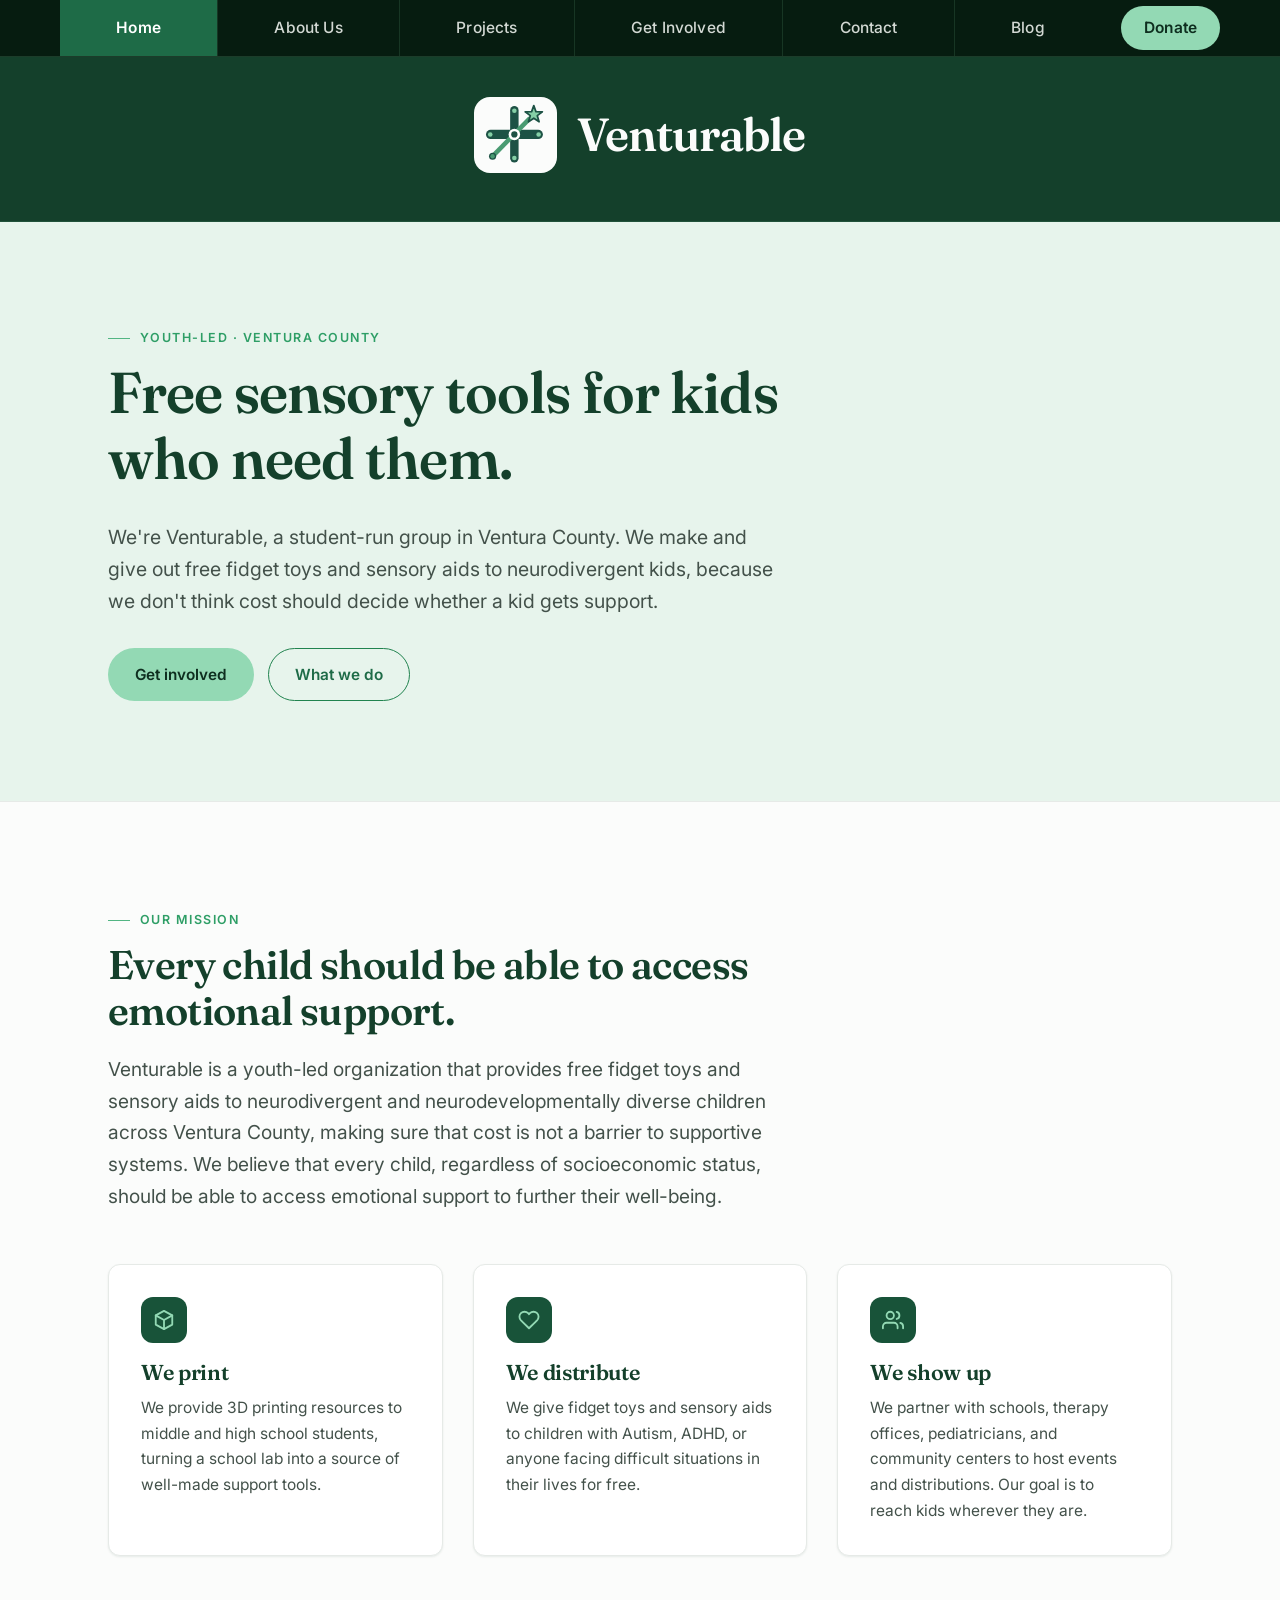
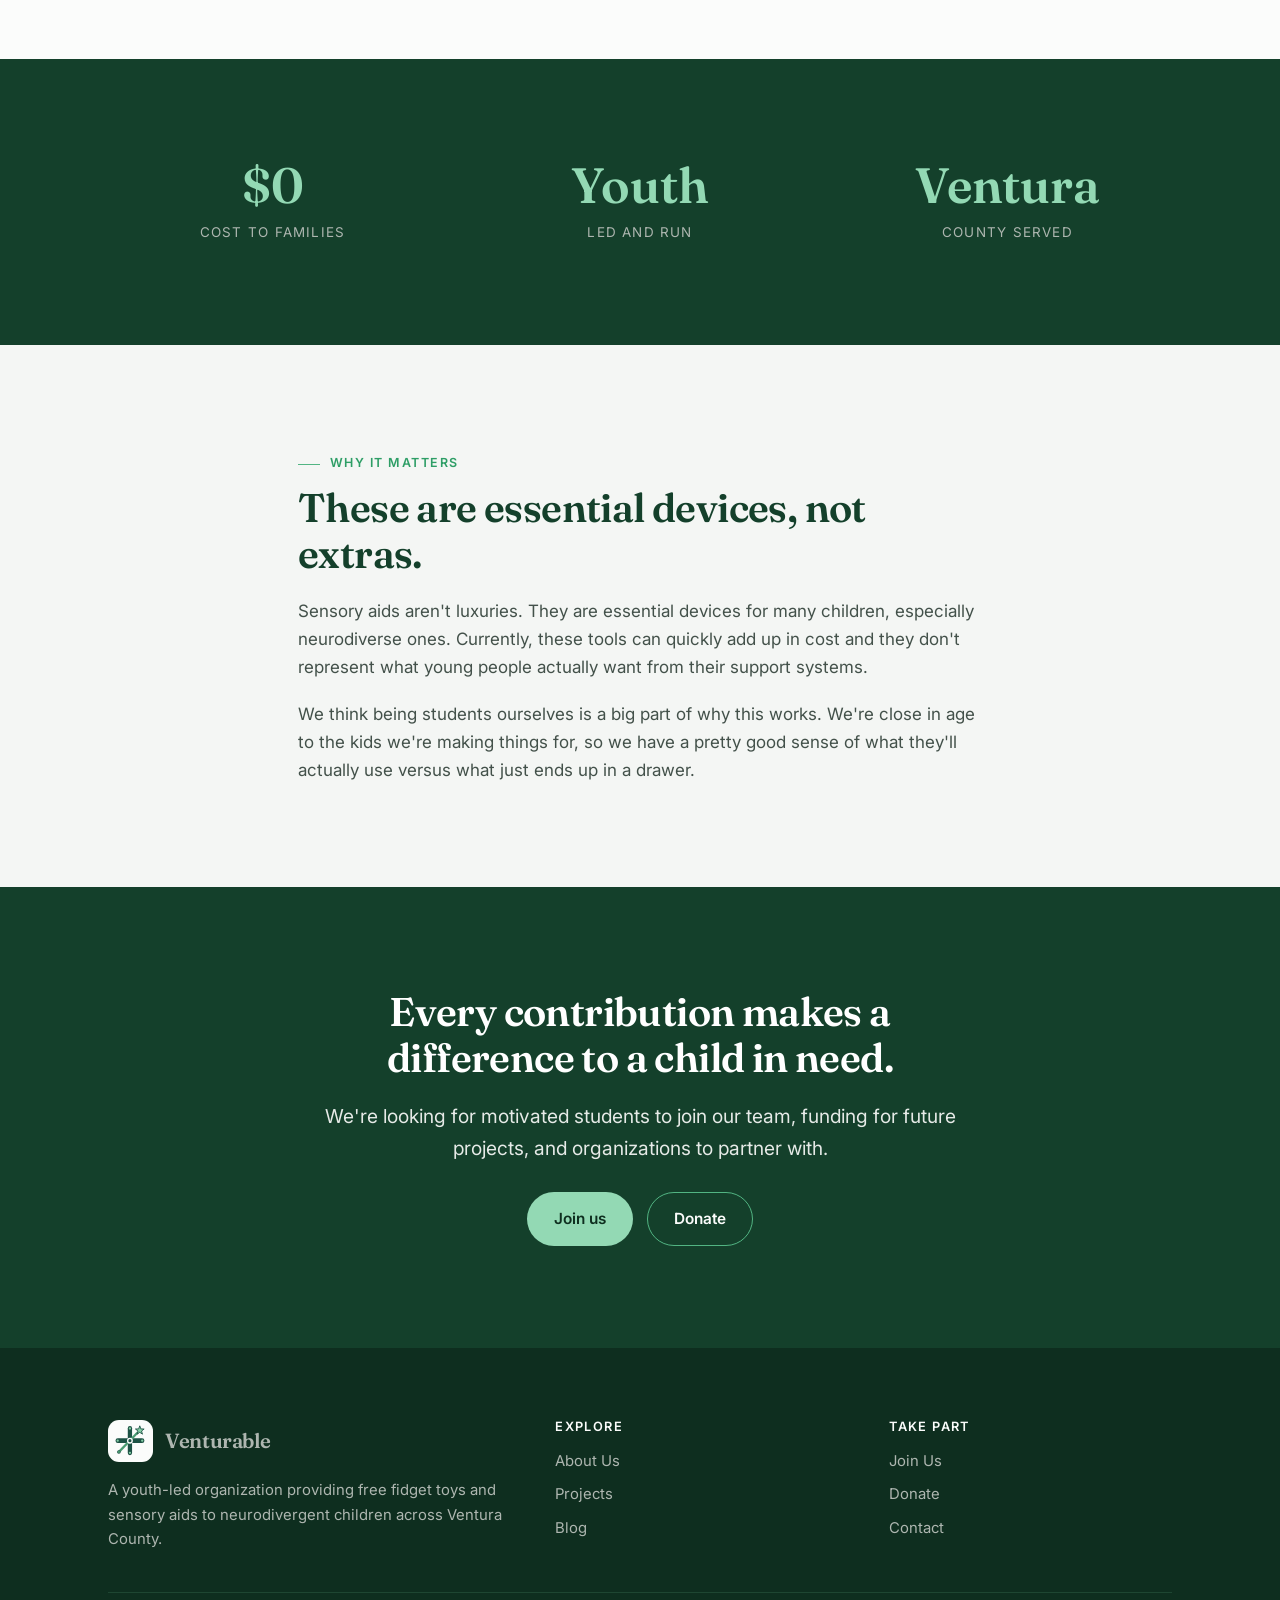
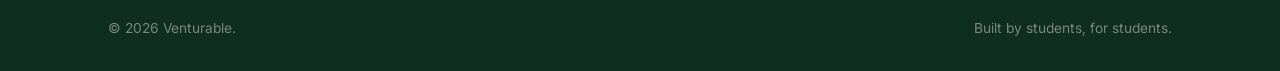
<file: index.html>
<!DOCTYPE html>
<html lang="en">
<head>
<meta charset="utf-8">
<meta name="viewport" content="width=device-width, initial-scale=1">
<title>Venturable — Free fidget toys and sensory aids for Ventura County kids</title>
<meta name="description" content="Venturable is a youth-led organization providing free fidget toys and sensory aids to neurodivergent children across Ventura County.">
<link rel="icon" href="assets/logo.svg" type="image/svg+xml">
<link rel="preconnect" href="https://fonts.googleapis.com">
<link rel="preconnect" href="https://fonts.gstatic.com" crossorigin>
<link href="https://fonts.googleapis.com/css2?family=Fraunces:opsz,wght@9..144,400;9..144,600&family=Inter:wght@400;500;600&display=swap" rel="stylesheet">
<link rel="stylesheet" href="assets/styles.css?v=11">
</head>
<body>
<a class="skip-link" href="#main">Skip to content</a>

<header class="site-header">
  <nav class="topbar" aria-label="Main">
    <ul class="nav-links">
      <li><a href="index.html">Home</a></li>
      <li><a href="about.html">About Us</a></li>
      <li><a href="projects.html">Projects</a></li>
      <li><a href="get-involved.html">Get Involved</a></li>
      <li><a href="contact.html">Contact</a></li>
      <li><a href="blog.html">Blog</a></li>
      <li class="nav-cta"><a class="btn btn-accent" href="get-involved.html#donate">Donate</a></li>
    </ul>
  </nav>
  <div class="brandbar">
    <a class="brand" href="index.html">
      <img src="assets/logo.svg" alt="">
      <span>Venturable</span>
    </a>
  </div>
</header>

<main id="main">

  <section class="hero">
    <div class="wrap">
      <span class="eyebrow">Youth-led &middot; Ventura County</span>
      <h1>Free sensory tools for kids who need them.</h1>
      <p class="lede">
        We're Venturable, a student-run group in Ventura County. We make and give out free fidget
        toys and sensory aids to neurodivergent kids, because we don't think cost should decide
        whether a kid gets support.
      </p>
      <div class="btn-row">
        <a class="btn btn-accent" href="get-involved.html#join">Get involved</a>
        <a class="btn btn-ghost" href="about.html">What we do</a>
      </div>
    </div>
  </section>

  <section class="band-light">
    <div class="wrap">
      <div class="section-head">
        <span class="eyebrow">Our mission</span>
        <h2>Every child should be able to access emotional support.</h2>
        <p class="lede">
          Venturable is a youth-led organization that provides free fidget toys and sensory aids to
          neurodivergent and neurodevelopmentally diverse children across Ventura County, making
          sure that cost is not a barrier to supportive systems. We believe that every child,
          regardless of socioeconomic status, should be able to access emotional support to
          further their well-being.
        </p>
      </div>

      <div class="grid grid-3">
        <article class="card">
          <div class="card-icon" aria-hidden="true">
            <svg viewBox="0 0 24 24" fill="none" stroke="currentColor" stroke-width="2" stroke-linecap="round" stroke-linejoin="round"><path d="M12 2 3 7v10l9 5 9-5V7z"/><path d="M3 7l9 5 9-5M12 12v10"/></svg>
          </div>
          <h3>We print</h3>
          <p>We provide 3D printing resources to middle and high school students, turning a school lab into a source of well-made support tools.</p>
        </article>
        <article class="card">
          <div class="card-icon" aria-hidden="true">
            <svg viewBox="0 0 24 24" fill="none" stroke="currentColor" stroke-width="2" stroke-linecap="round" stroke-linejoin="round"><path d="M20.8 4.6a5.5 5.5 0 0 0-7.8 0L12 5.7l-1-1.1a5.5 5.5 0 0 0-7.8 7.8l1.1 1L12 21l7.7-7.6 1.1-1a5.5 5.5 0 0 0 0-7.8z"/></svg>
          </div>
          <h3>We distribute</h3>
          <p>We give fidget toys and sensory aids to children with Autism, ADHD, or anyone facing difficult situations in their lives for free.</p>
        </article>
        <article class="card">
          <div class="card-icon" aria-hidden="true">
            <svg viewBox="0 0 24 24" fill="none" stroke="currentColor" stroke-width="2" stroke-linecap="round" stroke-linejoin="round"><path d="M17 21v-2a4 4 0 0 0-4-4H5a4 4 0 0 0-4 4v2"/><circle cx="9" cy="7" r="4"/><path d="M23 21v-2a4 4 0 0 0-3-3.87M16 3.13a4 4 0 0 1 0 7.75"/></svg>
          </div>
          <h3>We show up</h3>
          <p>We partner with schools, therapy offices, pediatricians, and community centers to host events and distributions. Our goal is to reach kids wherever they are.</p>
        </article>
      </div>
    </div>
  </section>

  <section class="band-dark">
    <div class="wrap">
      <div class="stats">
        <div class="stat"><span class="num">$0</span><span class="label">Cost to families</span></div>
        <div class="stat"><span class="num">Youth</span><span class="label">Led and run</span></div>
        <div class="stat"><span class="num">Ventura</span><span class="label">County served</span></div>
      </div>
    </div>
  </section>

  <section>
    <div class="wrap wrap--narrow">
      <span class="eyebrow">Why it matters</span>
      <h2>These are essential devices, not extras.</h2>
      <p>
        Sensory aids aren't luxuries. They are essential devices for many children, especially
        neurodiverse ones. Currently, these tools can quickly add up in cost and they don't
        represent what young people actually want from their support systems.
      </p>
      <p>
        We think being students ourselves is a big part of why this works. We're close in age to
        the kids we're making things for, so we have a pretty good sense of what they'll actually
        use versus what just ends up in a drawer.
      </p>
    </div>
  </section>

  <section class="cta-band">
    <div class="wrap wrap--narrow">
      <h2>Every contribution makes a difference to a child in need.</h2>
      <p class="lede">
        We're looking for motivated students to join our team, funding for future projects,
        and organizations to partner with.
      </p>
      <div class="btn-row">
        <a class="btn btn-accent" href="get-involved.html#join">Join us</a>
        <a class="btn btn-ghost" href="get-involved.html#donate">Donate</a>
      </div>
    </div>
  </section>

</main>

<footer class="site-footer">
  <div class="wrap">
    <div class="footer-grid">
      <div>
        <a class="brand" href="index.html"><img src="assets/logo.svg" alt=""><span>Venturable</span></a>
        <p>A youth-led organization providing free fidget toys and sensory aids to neurodivergent children across Ventura County.</p>
      </div>
      <div>
        <h4>Explore</h4>
        <ul>
          <li><a href="about.html">About Us</a></li>
          <li><a href="projects.html">Projects</a></li>
          <li><a href="blog.html">Blog</a></li>
        </ul>
      </div>
      <div>
        <h4>Take part</h4>
        <ul>
          <li><a href="get-involved.html#join">Join Us</a></li>
          <li><a href="get-involved.html#donate">Donate</a></li>
          <li><a href="contact.html">Contact</a></li>
        </ul>
      </div>
    </div>
    <div class="footer-bottom">
      <span>&copy; <span data-year></span> Venturable.</span>
      <span>Built by students, for students.</span>
    </div>
  </div>
</footer>

<script src="assets/main.js"></script>
</body>
</html>
</file>
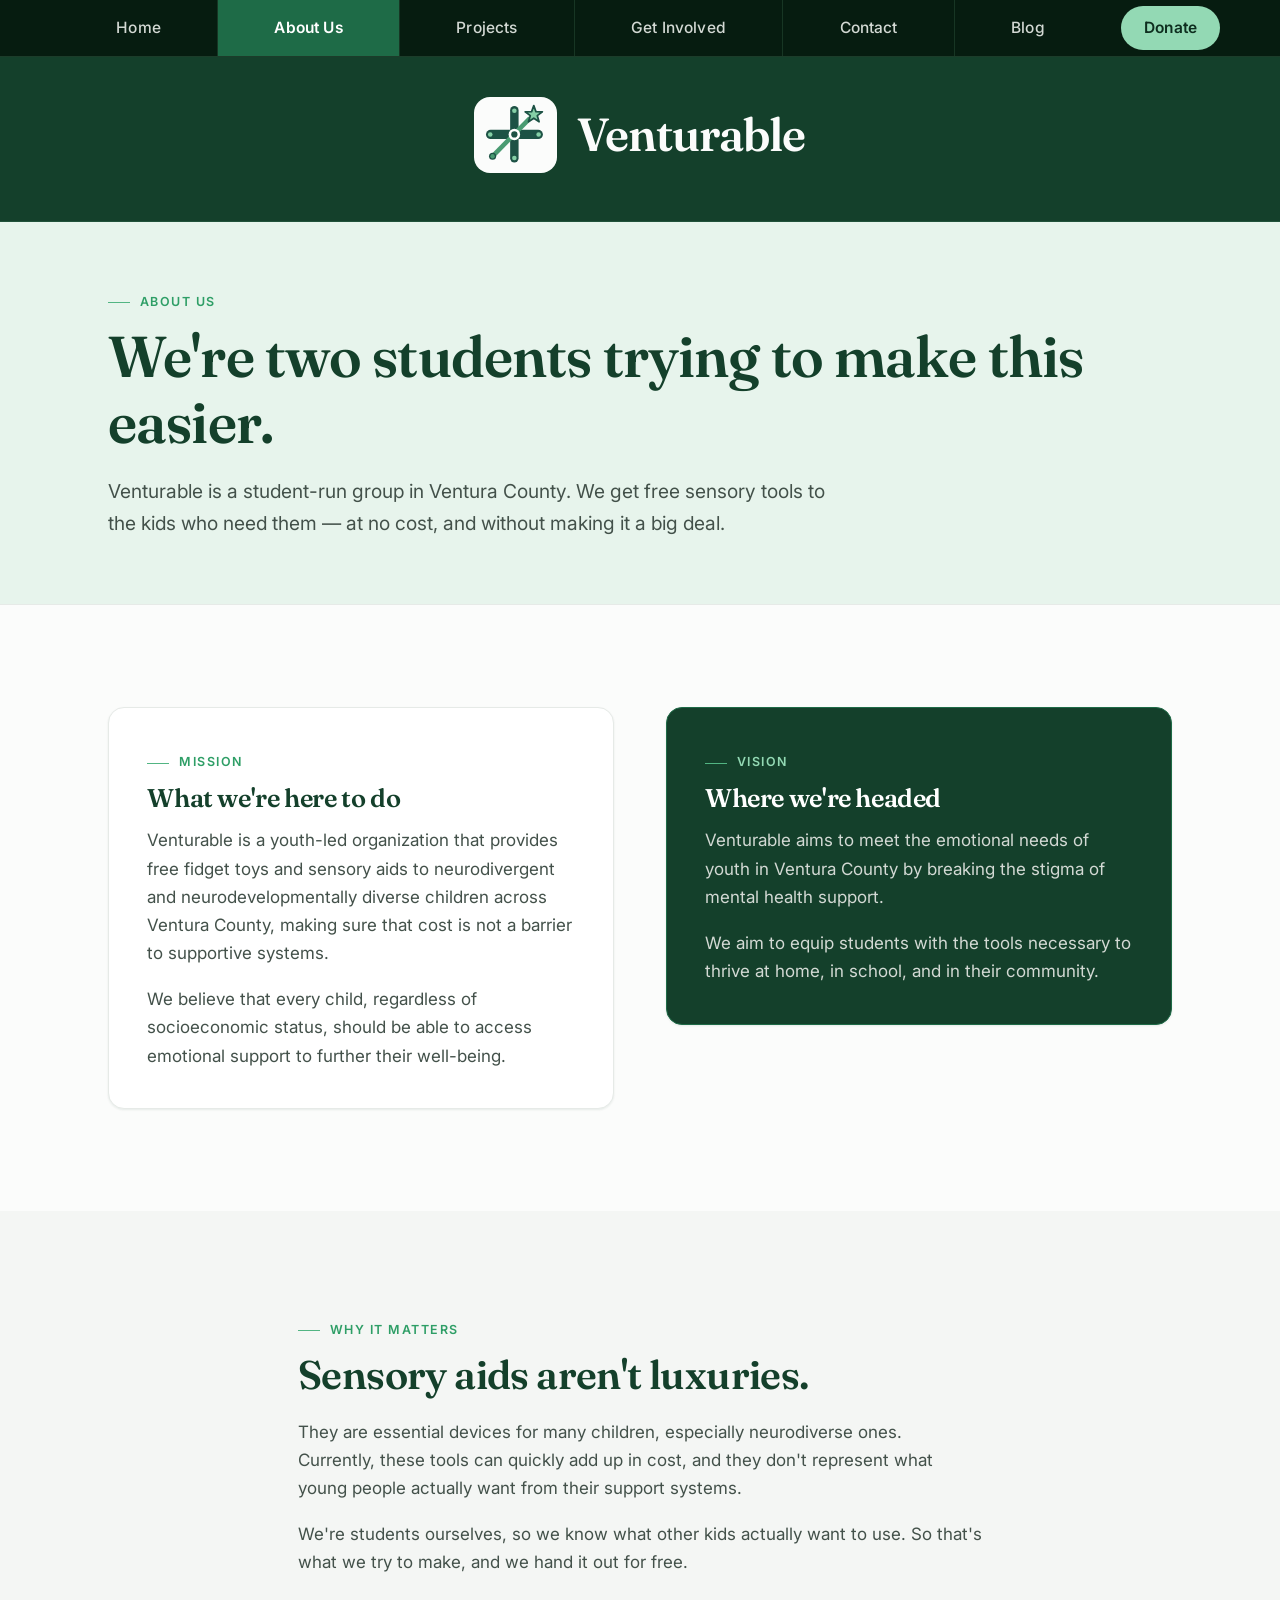
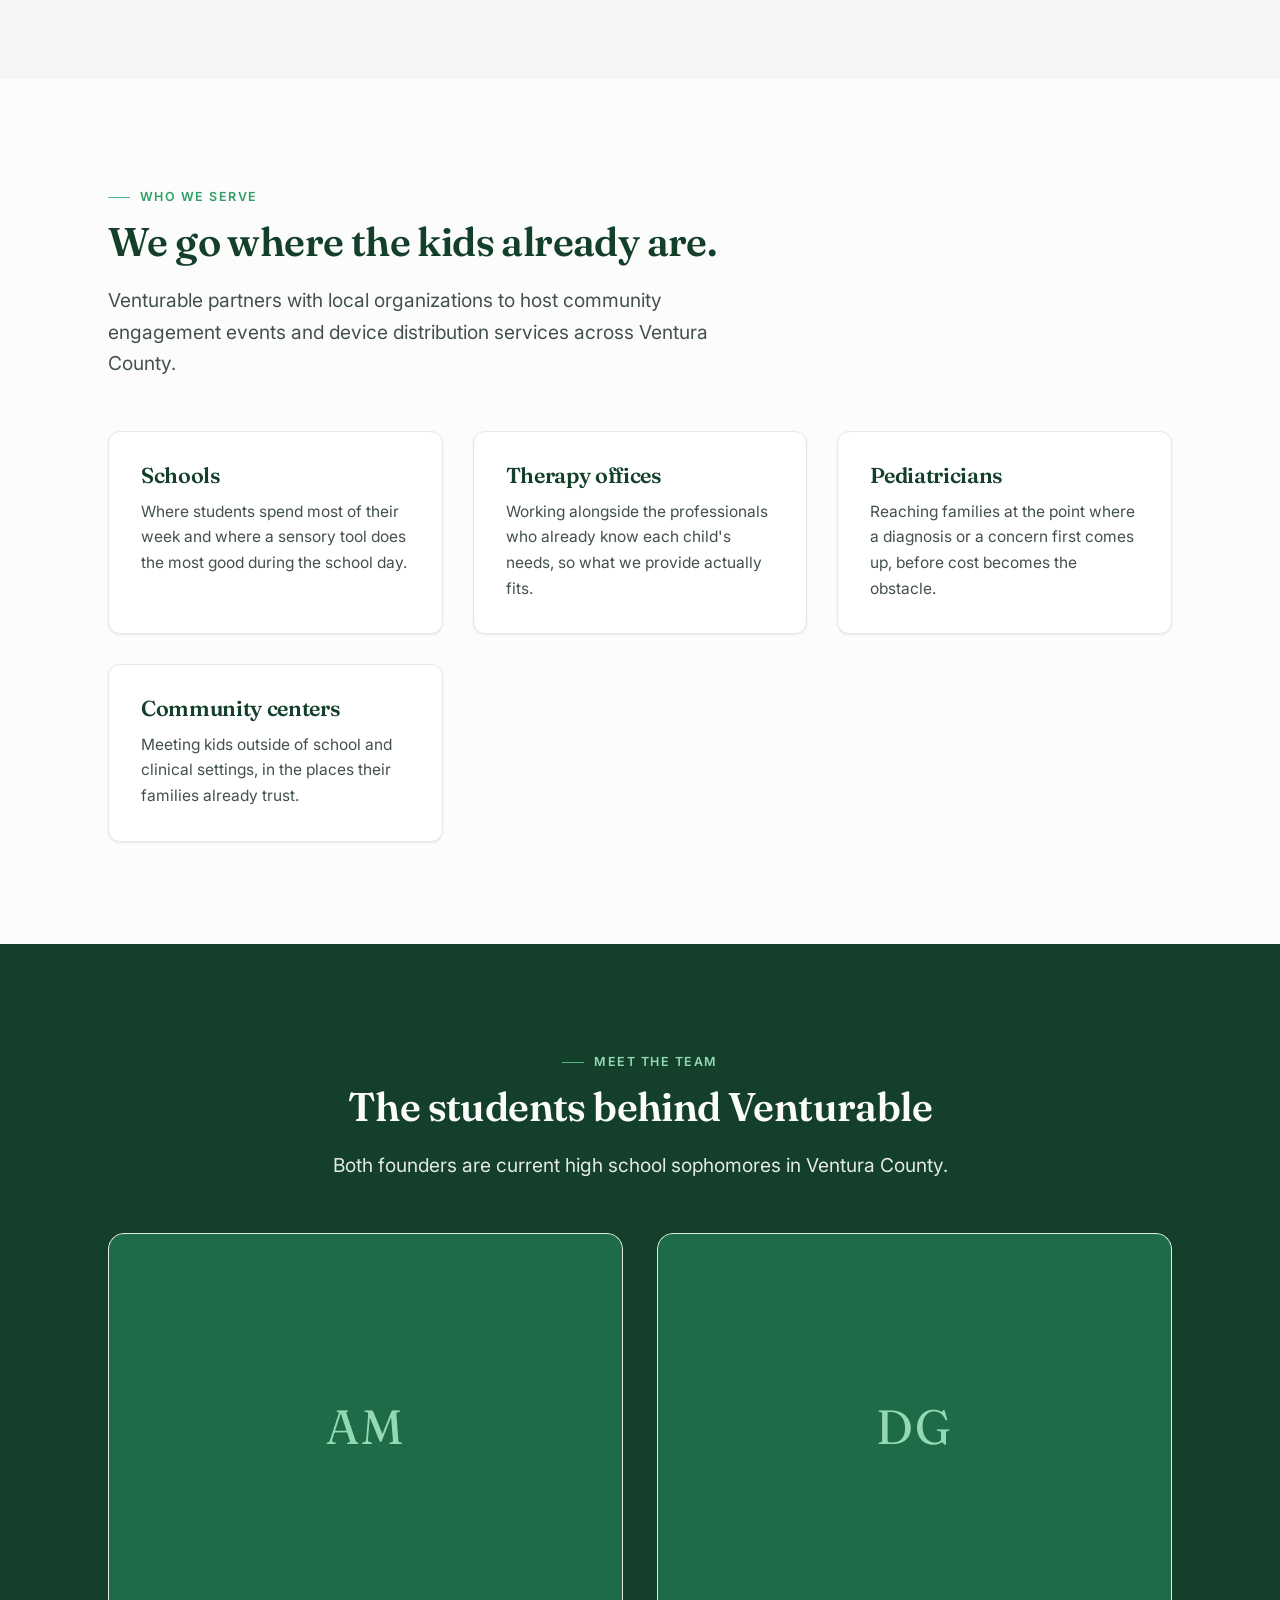
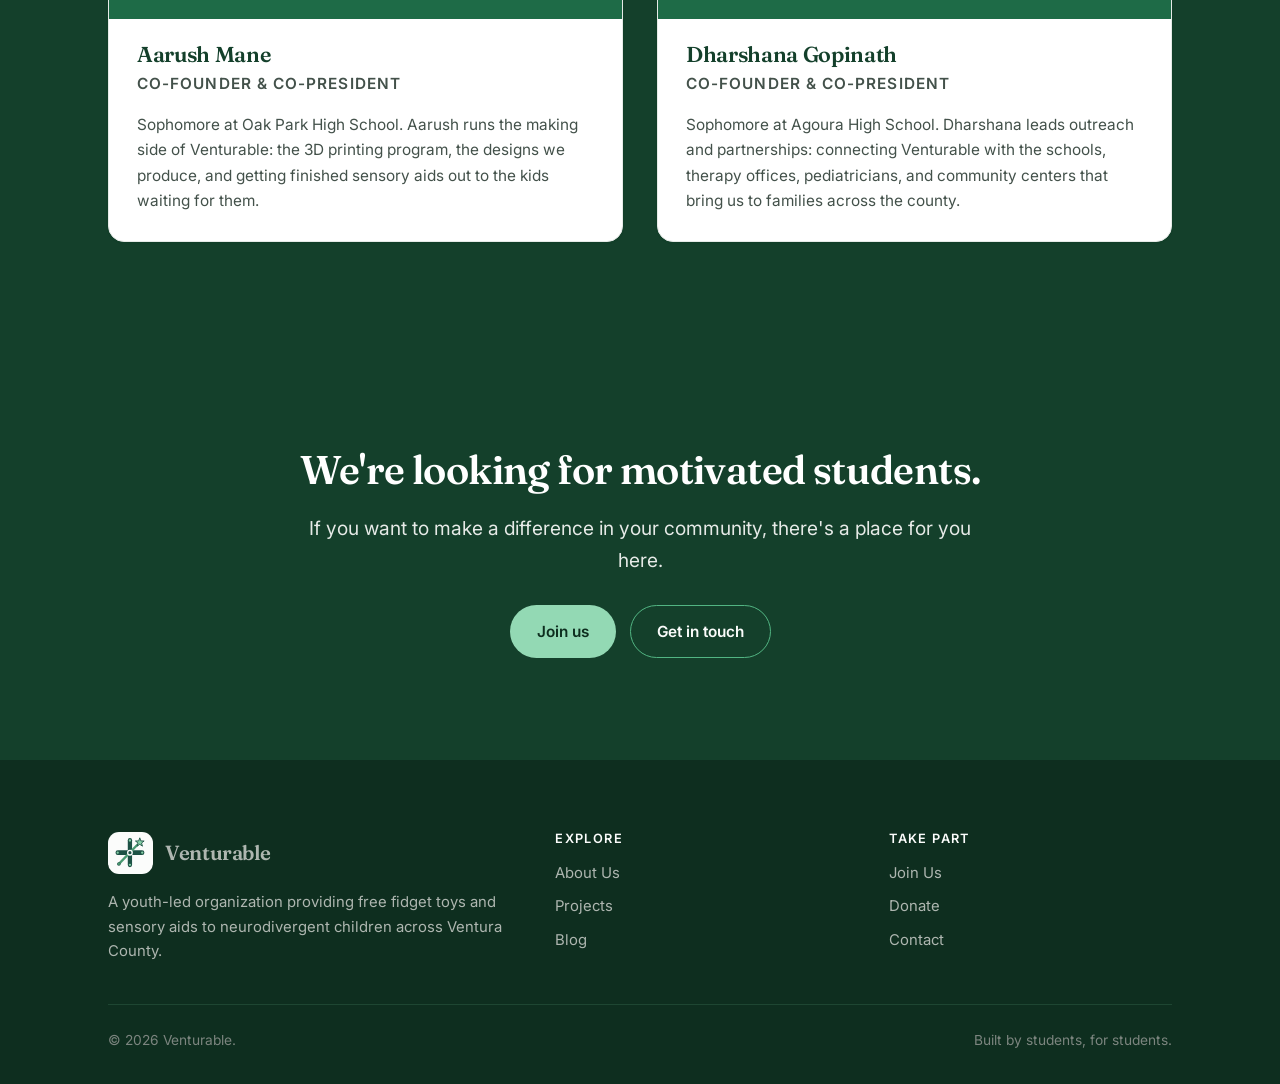
<file: about.html>
<!DOCTYPE html>
<html lang="en">
<head>
<meta charset="utf-8">
<meta name="viewport" content="width=device-width, initial-scale=1">
<title>About Us — Venturable</title>
<meta name="description" content="Venturable's mission, vision, and the students behind it.">
<link rel="icon" href="assets/logo.svg" type="image/svg+xml">
<link rel="preconnect" href="https://fonts.googleapis.com">
<link rel="preconnect" href="https://fonts.gstatic.com" crossorigin>
<link href="https://fonts.googleapis.com/css2?family=Fraunces:opsz,wght@9..144,400;9..144,600&family=Inter:wght@400;500;600&display=swap" rel="stylesheet">
<link rel="stylesheet" href="assets/styles.css?v=11">
</head>
<body>
<a class="skip-link" href="#main">Skip to content</a>

<header class="site-header">
  <nav class="topbar" aria-label="Main">
    <ul class="nav-links">
      <li><a href="index.html">Home</a></li>
      <li><a href="about.html">About Us</a></li>
      <li><a href="projects.html">Projects</a></li>
      <li><a href="get-involved.html">Get Involved</a></li>
      <li><a href="contact.html">Contact</a></li>
      <li><a href="blog.html">Blog</a></li>
      <li class="nav-cta"><a class="btn btn-accent" href="get-involved.html#donate">Donate</a></li>
    </ul>
  </nav>
  <div class="brandbar">
    <a class="brand" href="index.html">
      <img src="assets/logo.svg" alt="">
      <span>Venturable</span>
    </a>
  </div>
</header>

<main id="main">

  <section class="page-head tight">
    <div class="wrap">
      <span class="eyebrow">About us</span>
      <h1>We're two students trying to make this easier.</h1>
      <p class="lede">
        Venturable is a student-run group in Ventura County. We get free sensory tools to the kids
        who need them — at no cost, and without making it a big deal.
      </p>
    </div>
  </section>

  <section class="band-light">
    <div class="wrap">
      <div class="split">
        <div class="panel">
          <span class="eyebrow">Mission</span>
          <h2 style="font-size:1.6rem">What we're here to do</h2>
          <p>
            Venturable is a youth-led organization that provides free fidget toys and sensory aids
            to neurodivergent and neurodevelopmentally diverse children across Ventura County,
            making sure that cost is not a barrier to supportive systems.
          </p>
          <p>
            We believe that every child, regardless of socioeconomic status, should be able to
            access emotional support to further their well-being.
          </p>
        </div>
        <div class="panel panel--dark">
          <span class="eyebrow">Vision</span>
          <h2 style="font-size:1.6rem">Where we're headed</h2>
          <p>
            Venturable aims to meet the emotional needs of youth in Ventura County by breaking the
            stigma of mental health support.
          </p>
          <p>
            We aim to equip students with the tools necessary to thrive at home, in school, and in
            their community.
          </p>
        </div>
      </div>
    </div>
  </section>

  <section>
    <div class="wrap wrap--narrow">
      <span class="eyebrow">Why it matters</span>
      <h2>Sensory aids aren't luxuries.</h2>
      <p>
        They are essential devices for many children, especially neurodiverse ones. Currently,
        these tools can quickly add up in cost, and they don't represent what young people
        actually want from their support systems.
      </p>
      <p>
        We're students ourselves, so we know what other kids actually want to use. So that's what we try to make, and we hand it out
        for free.
      </p>
    </div>
  </section>

  <section class="band-light">
    <div class="wrap">
      <div class="section-head">
        <span class="eyebrow">Who we serve</span>
        <h2>We go where the kids already are.</h2>
        <p class="lede">
          Venturable partners with local organizations to host community engagement events and
          device distribution services across Ventura County.
        </p>
      </div>
      <div class="grid grid-2">
        <article class="card">
          <h3>Schools</h3>
          <p>Where students spend most of their week and where a sensory tool does the most good during the school day.</p>
        </article>
        <article class="card">
          <h3>Therapy offices</h3>
          <p>Working alongside the professionals who already know each child's needs, so what we provide actually fits.</p>
        </article>
        <article class="card">
          <h3>Pediatricians</h3>
          <p>Reaching families at the point where a diagnosis or a concern first comes up, before cost becomes the obstacle.</p>
        </article>
        <article class="card">
          <h3>Community centers</h3>
          <p>Meeting kids outside of school and clinical settings, in the places their families already trust.</p>
        </article>
      </div>
    </div>
  </section>

  <section class="band-dark" id="team">
    <div class="wrap">
      <div class="section-head center">
        <span class="eyebrow">Meet the team</span>
        <h2>The students behind Venturable</h2>
        <p class="lede">Both founders are current high school sophomores in Ventura County.</p>
      </div>

      <div class="team-grid">
        <article class="member">
          <!-- Replace the initials block with: <img src="assets/aarush.jpg" alt="Aarush Mane"> -->
          <div class="member-photo" aria-hidden="true">AM</div>
          <div class="member-body">
            <h3>Aarush Mane</h3>
            <p class="member-role">Co-founder &amp; Co-President</p>
            <p>
              Sophomore at Oak Park High School. Aarush runs the making side of Venturable: the
              3D printing program, the designs we produce, and getting finished sensory aids out
              to the kids waiting for them.
            </p>
          </div>
        </article>

        <article class="member">
          <!-- Replace the initials block with: <img src="assets/dharshana.jpg" alt="Dharshana Gopinath"> -->
          <div class="member-photo" aria-hidden="true">DG</div>
          <div class="member-body">
            <h3>Dharshana Gopinath</h3>
            <p class="member-role">Co-founder &amp; Co-President</p>
            <p>
              Sophomore at Agoura High School. Dharshana leads outreach and partnerships: 
              connecting Venturable with the schools, therapy offices, pediatricians, and
              community centers that bring us to families across the county.
            </p>
          </div>
        </article>
  </section>

  <section class="cta-band">
    <div class="wrap wrap--narrow">
      <h2>We're looking for motivated students.</h2>
      <p class="lede">If you want to make a difference in your community, there's a place for you here.</p>
      <div class="btn-row">
        <a class="btn btn-accent" href="get-involved.html#join">Join us</a>
        <a class="btn btn-ghost" href="contact.html">Get in touch</a>
      </div>
    </div>
  </section>

</main>

<footer class="site-footer">
  <div class="wrap">
    <div class="footer-grid">
      <div>
        <a class="brand" href="index.html"><img src="assets/logo.svg" alt=""><span>Venturable</span></a>
        <p>A youth-led organization providing free fidget toys and sensory aids to neurodivergent children across Ventura County.</p>
      </div>
      <div>
        <h4>Explore</h4>
        <ul>
          <li><a href="about.html">About Us</a></li>
          <li><a href="projects.html">Projects</a></li>
          <li><a href="blog.html">Blog</a></li>
        </ul>
      </div>
      <div>
        <h4>Take part</h4>
        <ul>
          <li><a href="get-involved.html#join">Join Us</a></li>
          <li><a href="get-involved.html#donate">Donate</a></li>
          <li><a href="contact.html">Contact</a></li>
        </ul>
      </div>
    </div>
    <div class="footer-bottom">
      <span>&copy; <span data-year></span> Venturable.</span>
      <span>Built by students, for students.</span>
    </div>
  </div>
</footer>

<script src="assets/main.js"></script>
</body>
</html>
</file>
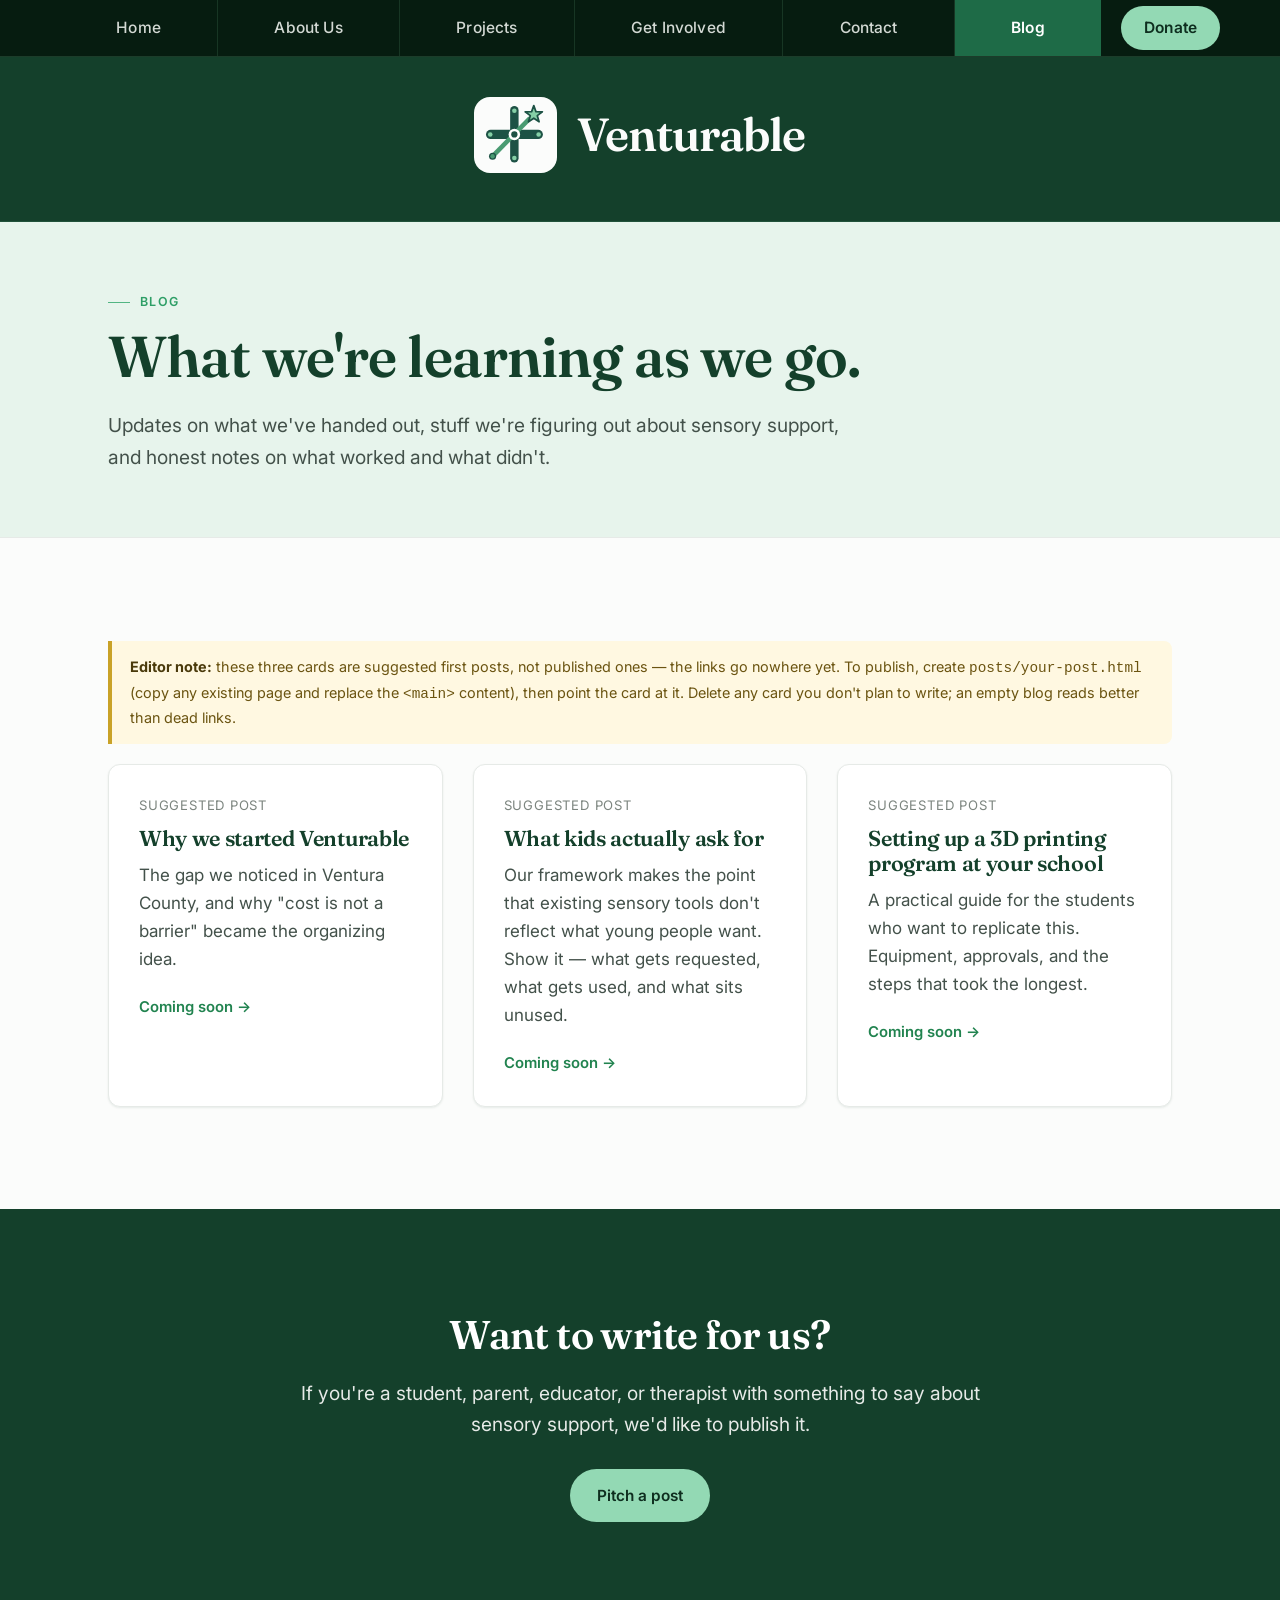
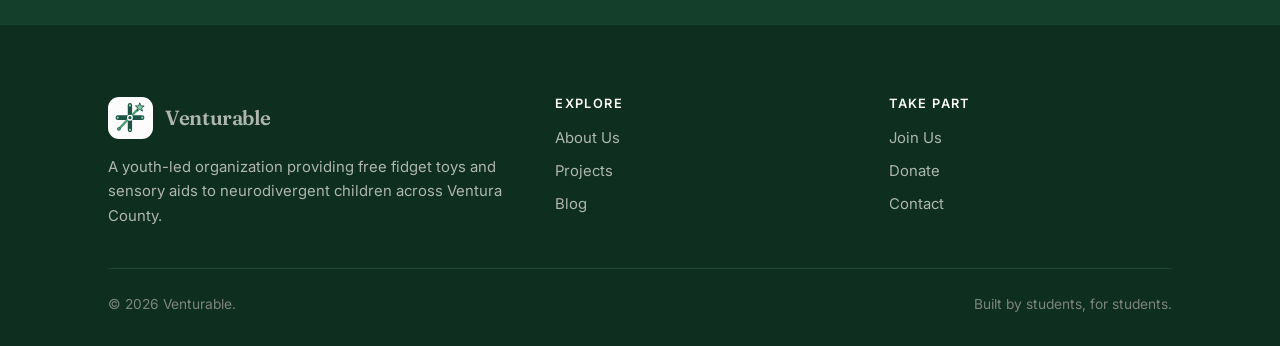
<file: blog.html>
<!DOCTYPE html>
<html lang="en">
<head>
<meta charset="utf-8">
<meta name="viewport" content="width=device-width, initial-scale=1">
<title>Blog — Venturable</title>
<meta name="description" content="Notes from Venturable on sensory aids, 3D printing, and youth-led mental health support in Ventura County.">
<link rel="icon" href="assets/logo.svg" type="image/svg+xml">
<link rel="preconnect" href="https://fonts.googleapis.com">
<link rel="preconnect" href="https://fonts.gstatic.com" crossorigin>
<link href="https://fonts.googleapis.com/css2?family=Fraunces:opsz,wght@9..144,400;9..144,600&family=Inter:wght@400;500;600&display=swap" rel="stylesheet">
<link rel="stylesheet" href="assets/styles.css?v=11">
</head>
<body>
<a class="skip-link" href="#main">Skip to content</a>

<header class="site-header">
  <nav class="topbar" aria-label="Main">
    <ul class="nav-links">
      <li><a href="index.html">Home</a></li>
      <li><a href="about.html">About Us</a></li>
      <li><a href="projects.html">Projects</a></li>
      <li><a href="get-involved.html">Get Involved</a></li>
      <li><a href="contact.html">Contact</a></li>
      <li><a href="blog.html">Blog</a></li>
      <li class="nav-cta"><a class="btn btn-accent" href="get-involved.html#donate">Donate</a></li>
    </ul>
  </nav>
  <div class="brandbar">
    <a class="brand" href="index.html">
      <img src="assets/logo.svg" alt="">
      <span>Venturable</span>
    </a>
  </div>
</header>

<main id="main">

  <section class="page-head tight">
    <div class="wrap">
      <span class="eyebrow">Blog</span>
      <h1>What we're learning as we go.</h1>
      <p class="lede">
        Updates on what we've handed out, stuff we're figuring out about sensory support, and
        honest notes on what worked and what didn't.
      </p>
    </div>
  </section>

  <section class="band-light">
    <div class="wrap">
      <div class="todo">
        <strong>Editor note:</strong> these three cards are suggested first posts, not published
        ones — the links go nowhere yet. To publish, create <code>posts/your-post.html</code>
        (copy any existing page and replace the <code>&lt;main&gt;</code> content), then point the
        card at it. Delete any card you don't plan to write; an empty blog reads better than
        dead links.
      </div>

      <div class="grid grid-2">

        <article class="post">
          <p class="post-meta">Suggested post</p>
          <h3><a href="#">Why we started Venturable</a></h3>
          <p>
            The gap we noticed in Ventura County, and why "cost is not a barrier" became the
            organizing idea. 
          </p>
          <a class="read-more" href="#">Coming soon</a>
        </article>

        <article class="post">
          <p class="post-meta">Suggested post</p>
          <h3><a href="#">What kids actually ask for</a></h3>
          <p>
            Our framework makes the point that existing sensory tools don't reflect what young
            people want. Show it — what gets requested, what gets used, and what sits unused.
          </p>
          <a class="read-more" href="#">Coming soon</a>
        </article>

        <article class="post">
          <p class="post-meta">Suggested post</p>
          <h3><a href="#">Setting up a 3D printing program at your school</a></h3>
          <p>
            A practical guide for the students who want to replicate this. Equipment, approvals,
            and the steps that took the longest.
          </p>
          <a class="read-more" href="#">Coming soon</a>
        </article>

      </div>
    </div>
  </section>

  <section class="cta-band">
    <div class="wrap wrap--narrow">
      <h2>Want to write for us?</h2>
      <p class="lede">
        If you're a student, parent, educator, or therapist with something to say about sensory
        support, we'd like to publish it.
      </p>
      <div class="btn-row">
        <a class="btn btn-accent" href="contact.html">Pitch a post</a>
      </div>
    </div>
  </section>

</main>

<footer class="site-footer">
  <div class="wrap">
    <div class="footer-grid">
      <div>
        <a class="brand" href="index.html"><img src="assets/logo.svg" alt=""><span>Venturable</span></a>
        <p>A youth-led organization providing free fidget toys and sensory aids to neurodivergent children across Ventura County.</p>
      </div>
      <div>
        <h4>Explore</h4>
        <ul>
          <li><a href="about.html">About Us</a></li>
          <li><a href="projects.html">Projects</a></li>
          <li><a href="blog.html">Blog</a></li>
        </ul>
      </div>
      <div>
        <h4>Take part</h4>
        <ul>
          <li><a href="get-involved.html#join">Join Us</a></li>
          <li><a href="get-involved.html#donate">Donate</a></li>
          <li><a href="contact.html">Contact</a></li>
        </ul>
      </div>
    </div>
    <div class="footer-bottom">
      <span>&copy; <span data-year></span> Venturable.</span>
      <span>Built by students, for students.</span>
    </div>
  </div>
</footer>

<script src="assets/main.js"></script>
</body>
</html>
</file>
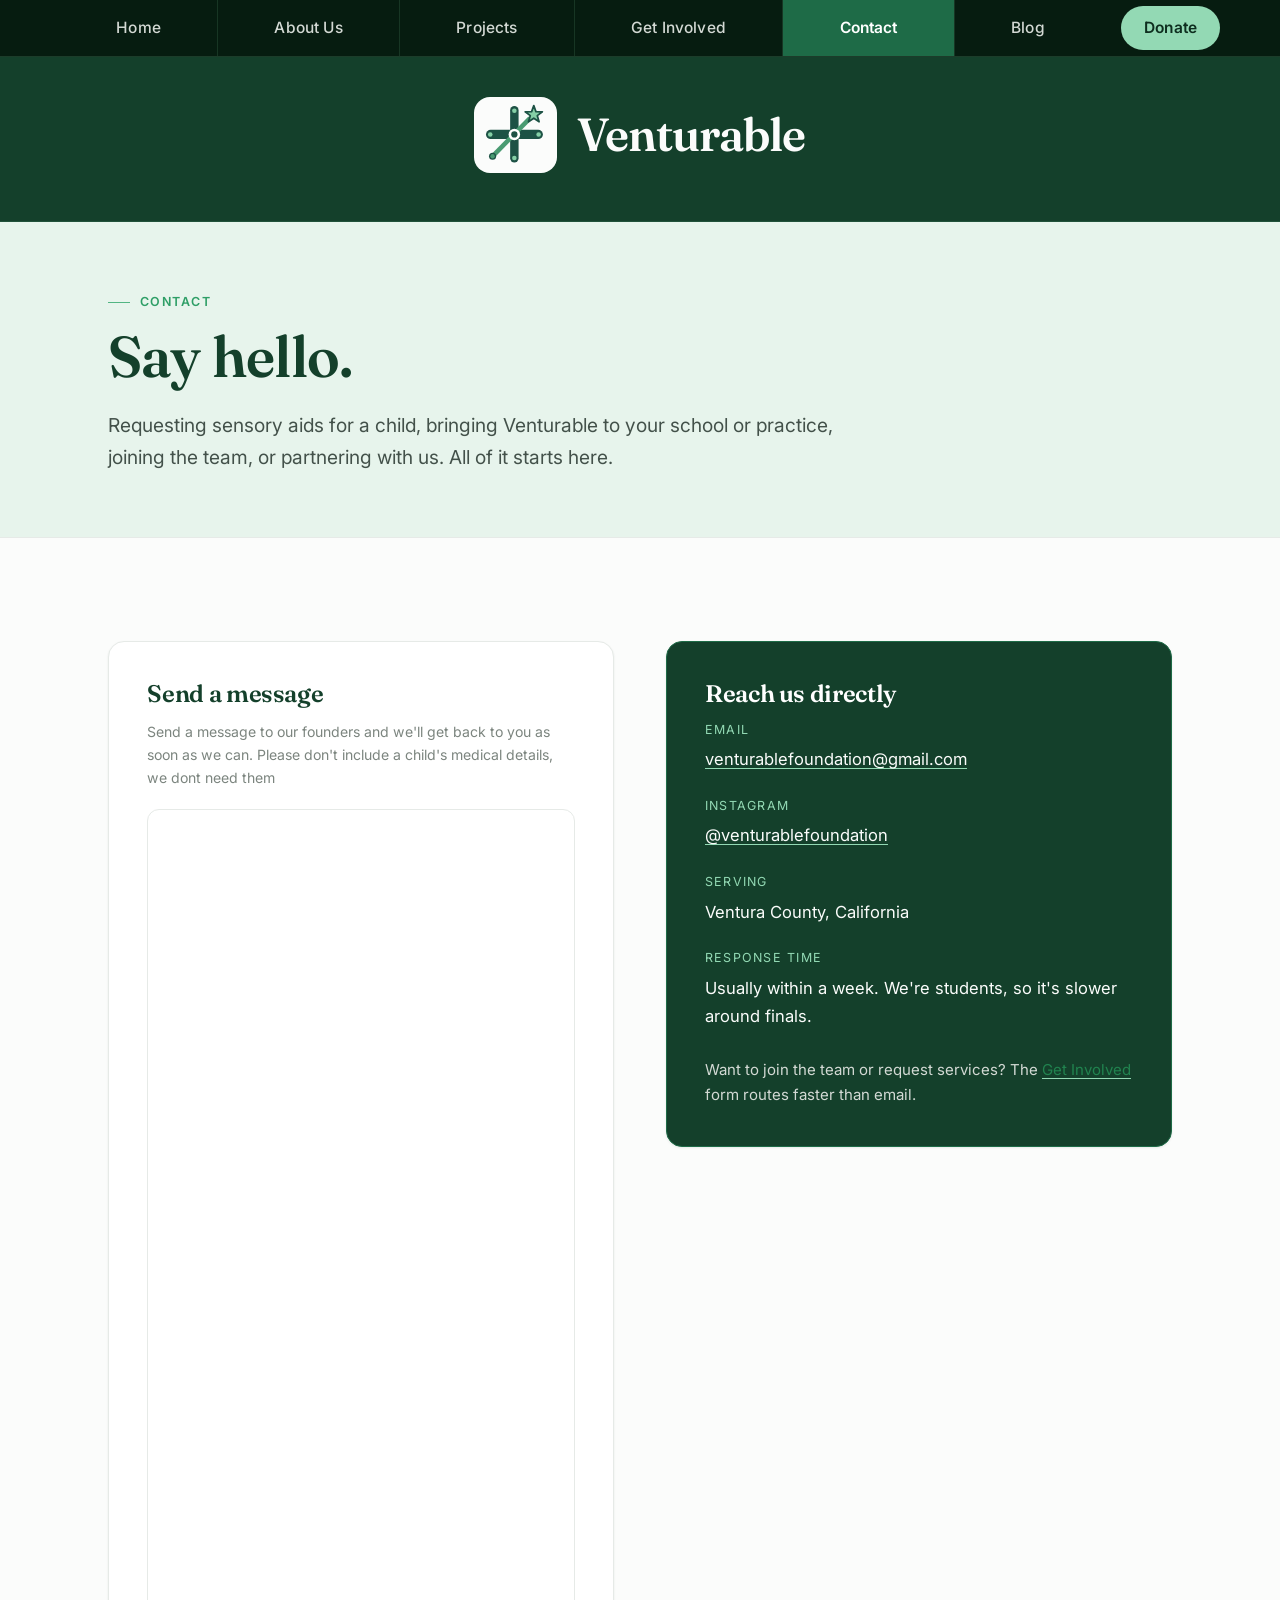
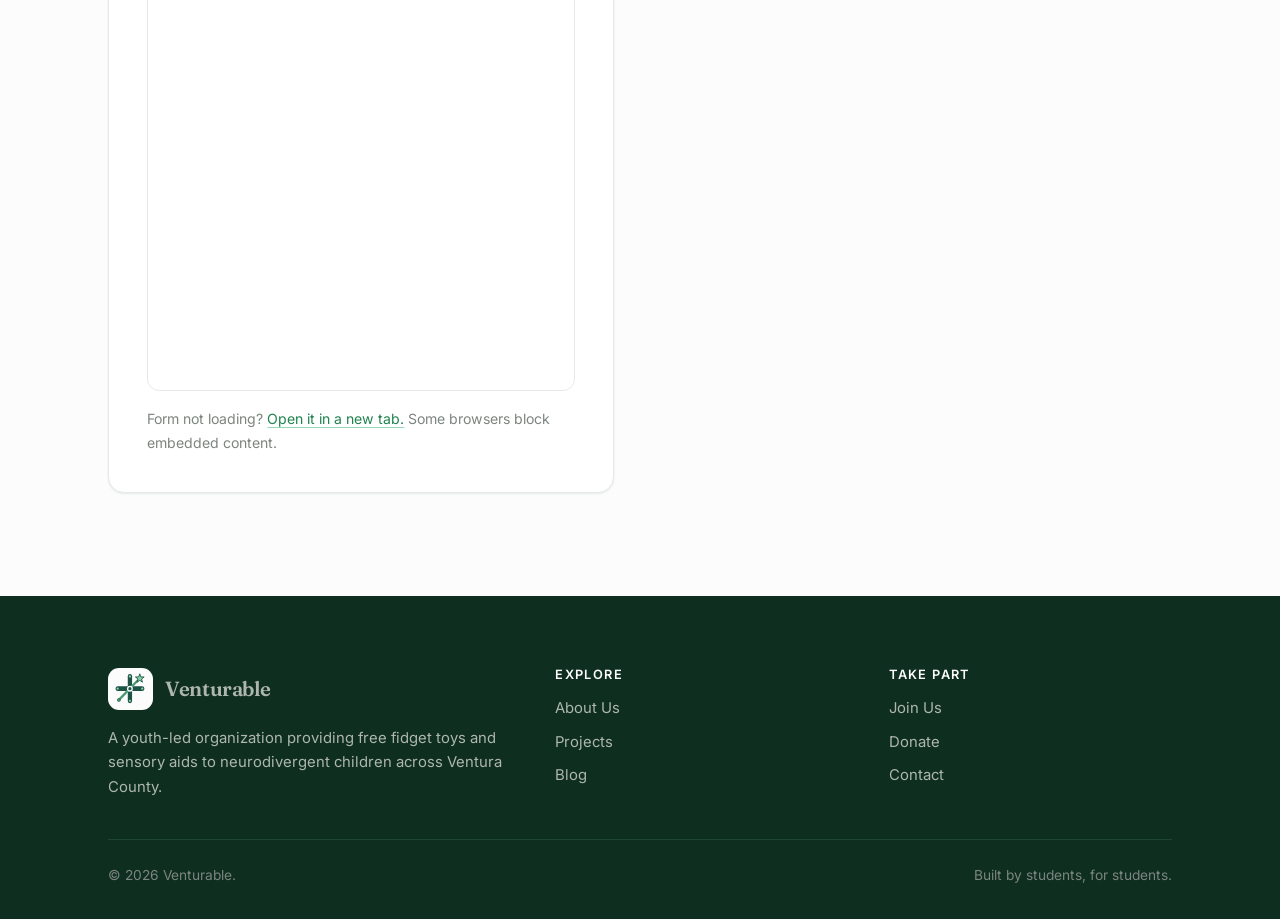
<file: contact.html>
<!DOCTYPE html>
<html lang="en">
<head>
<meta charset="utf-8">
<meta name="viewport" content="width=device-width, initial-scale=1">
<title>Contact — Venturable</title>
<meta name="description" content="Get in touch with Venturable — for families, educators, therapists, partners, and students.">
<link rel="icon" href="assets/logo.svg" type="image/svg+xml">
<link rel="preconnect" href="https://fonts.googleapis.com">
<link rel="preconnect" href="https://fonts.gstatic.com" crossorigin>
<link href="https://fonts.googleapis.com/css2?family=Fraunces:opsz,wght@9..144,400;9..144,600&family=Inter:wght@400;500;600&display=swap" rel="stylesheet">
<link rel="stylesheet" href="assets/styles.css?v=11">
</head>
<body>
<a class="skip-link" href="#main">Skip to content</a>

<header class="site-header">
  <nav class="topbar" aria-label="Main">
    <ul class="nav-links">
      <li><a href="index.html">Home</a></li>
      <li><a href="about.html">About Us</a></li>
      <li><a href="projects.html">Projects</a></li>
      <li><a href="get-involved.html">Get Involved</a></li>
      <li><a href="contact.html">Contact</a></li>
      <li><a href="blog.html">Blog</a></li>
      <li class="nav-cta"><a class="btn btn-accent" href="get-involved.html#donate">Donate</a></li>
    </ul>
  </nav>
  <div class="brandbar">
    <a class="brand" href="index.html">
      <img src="assets/logo.svg" alt="">
      <span>Venturable</span>
    </a>
  </div>
</header>

<main id="main">

  <section class="page-head tight">
    <div class="wrap">
      <span class="eyebrow">Contact</span>
      <h1>Say hello.</h1>
      <p class="lede">
        Requesting sensory aids for a child, bringing Venturable to your school or practice,
        joining the team, or partnering with us. All of it starts here.
      </p>
    </div>
  </section>

  <section class="band-light">
    <div class="wrap">
      <div class="split">

        <div class="panel">
          <h2 style="font-size:1.5rem">Send a message</h2>
          <p class="form-note" style="margin-bottom:20px">
            Send a message to our founders and we'll get back to you as soon as we can. Please
            don't include a child's medical details, we dont need them
          </p>

          <!-- Google Form, embedded. To swap in a different form, replace the ID in both
               URLs below with the one from your form's "Send → link" address. -->
          <div class="embed-form">
            <iframe
              src="https://docs.google.com/forms/d/1uYFBuBonwwluuAccU23Z-jlo-Mc_dmSuRq1j0nZ2pN0/viewform?embedded=true"
              title="Venturable contact form"
              loading="lazy">Loading the form&hellip;</iframe>
          </div>

          <p class="form-note" style="margin-top:16px">
            Form not loading? <a href="https://docs.google.com/forms/d/1uYFBuBonwwluuAccU23Z-jlo-Mc_dmSuRq1j0nZ2pN0/viewform" target="_blank" rel="noopener">Open it in a new tab.</a>
            Some browsers block embedded content.
          </p>
        </div>

        <div class="panel panel--dark">
          <h2 style="font-size:1.5rem">Reach us directly</h2>
          <ul class="contact-list">
            <li>
              <span class="k">Email</span>
              <span class="v"><a href="mailto:venturablefoundation@gmail.com">venturablefoundation@gmail.com</a></span>
            </li>
            <li>
              <span class="k">Instagram</span>
              <span class="v"><a href="https://www.instagram.com/venturablefoundation/" target="_blank" rel="noopener">@venturablefoundation</a></span>
            </li>
            <li>
              <span class="k">Serving</span>
              <span class="v">Ventura County, California</span>
            </li>
            <li>
              <span class="k">Response time</span>
              <span class="v">Usually within a week. We're students, so it's slower around finals.</span>
            </li>
          </ul>

          <p style="margin-top:28px;font-size:.94rem">
            Want to join the team or request services? The
            <a href="get-involved.html#join">Get Involved</a> form routes faster than email.
          </p>
        </div>

      </div>
    </div>
  </section>

</main>

<footer class="site-footer">
  <div class="wrap">
    <div class="footer-grid">
      <div>
        <a class="brand" href="index.html"><img src="assets/logo.svg" alt=""><span>Venturable</span></a>
        <p>A youth-led organization providing free fidget toys and sensory aids to neurodivergent children across Ventura County.</p>
      </div>
      <div>
        <h4>Explore</h4>
        <ul>
          <li><a href="about.html">About Us</a></li>
          <li><a href="projects.html">Projects</a></li>
          <li><a href="blog.html">Blog</a></li>
        </ul>
      </div>
      <div>
        <h4>Take part</h4>
        <ul>
          <li><a href="get-involved.html#join">Join Us</a></li>
          <li><a href="get-involved.html#donate">Donate</a></li>
          <li><a href="contact.html">Contact</a></li>
        </ul>
      </div>
    </div>
    <div class="footer-bottom">
      <span>&copy; <span data-year></span> Venturable.</span>
      <span>Built by students, for students.</span>
    </div>
  </div>
</footer>

<script src="assets/main.js"></script>
</body>
</html>
</file>
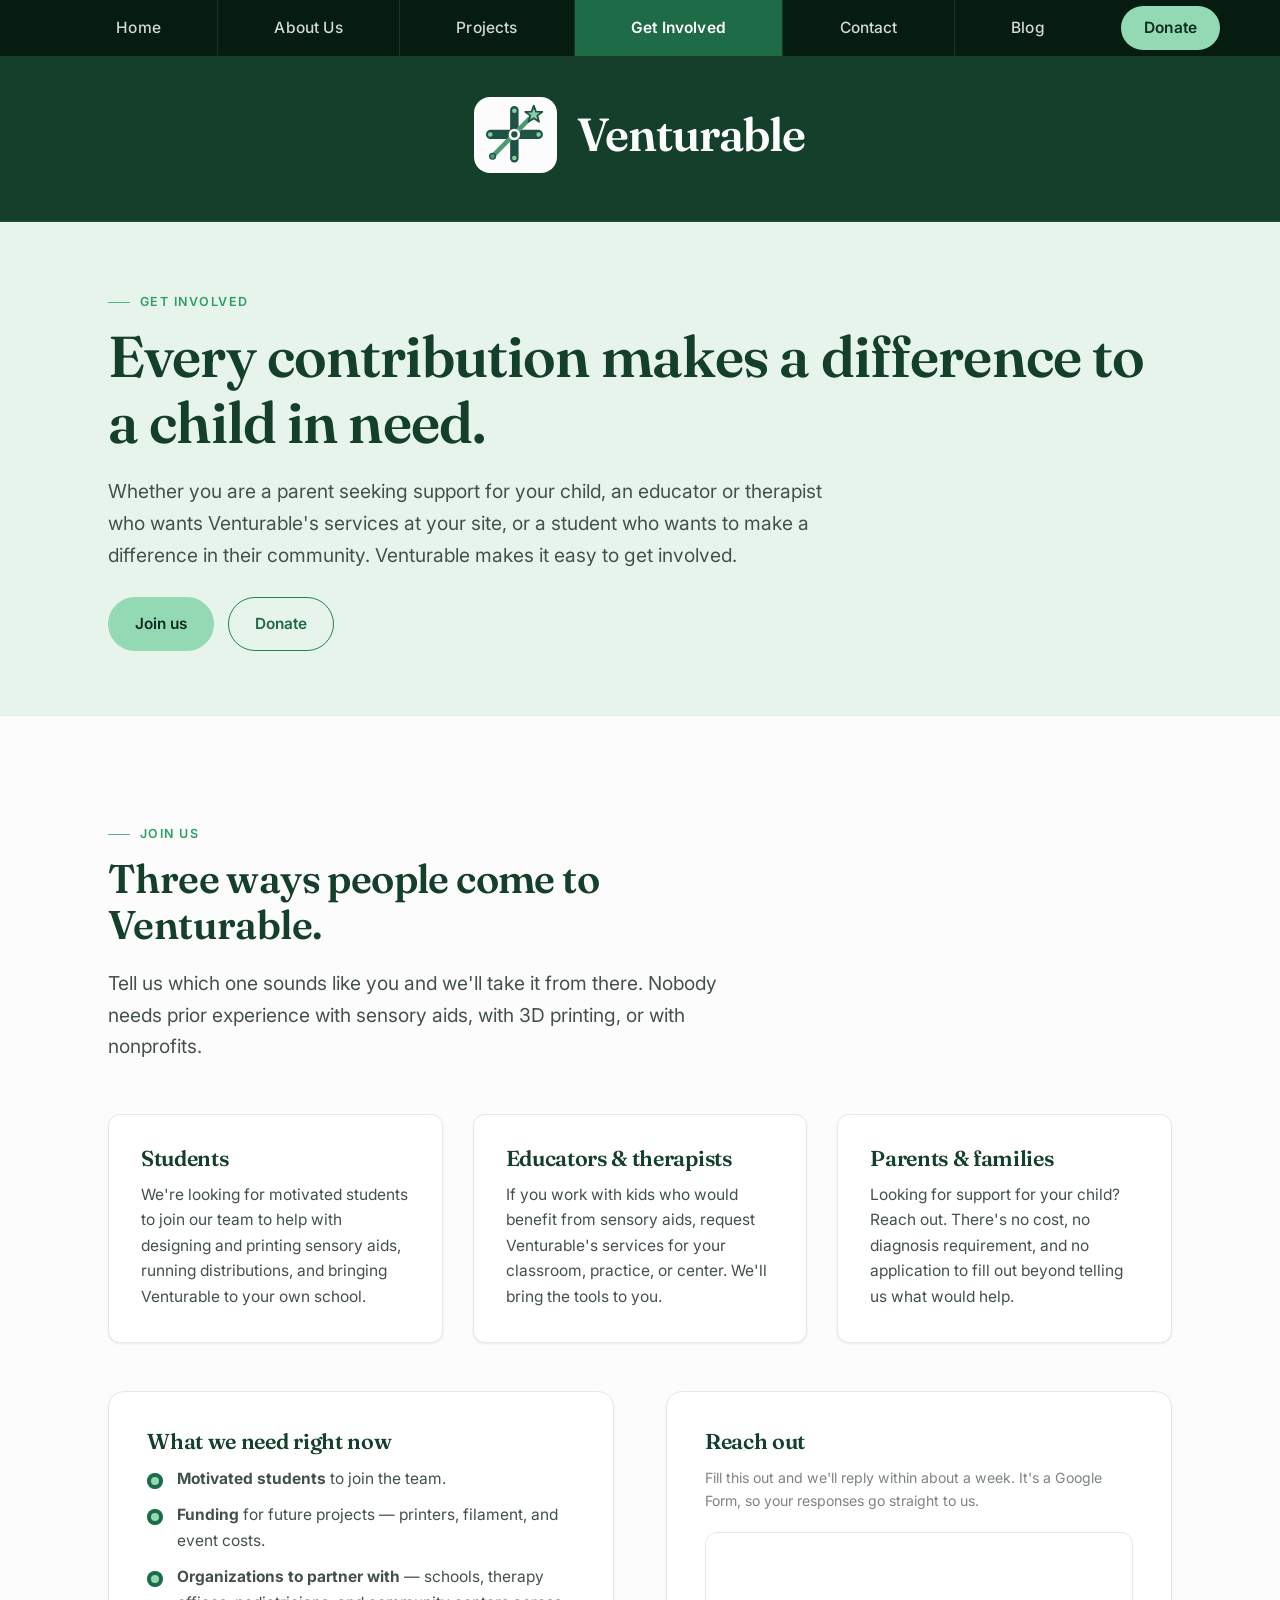
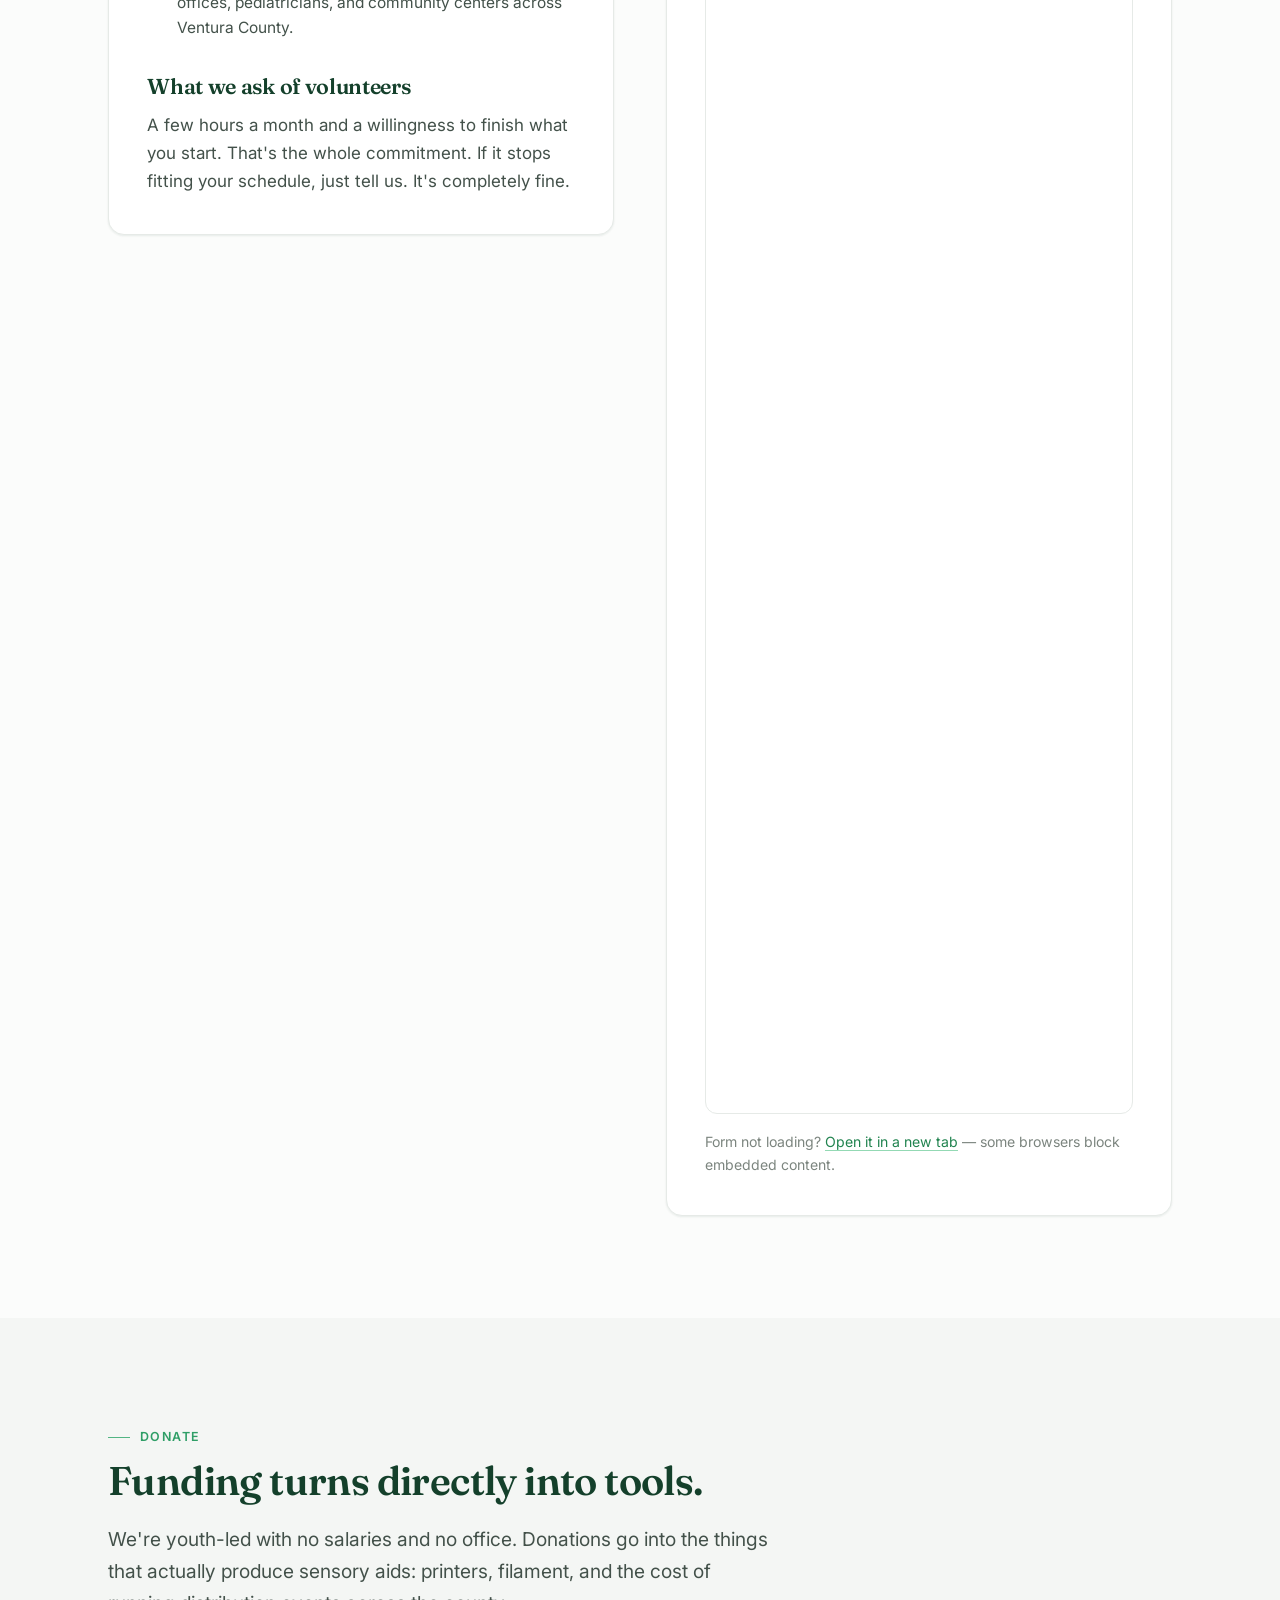
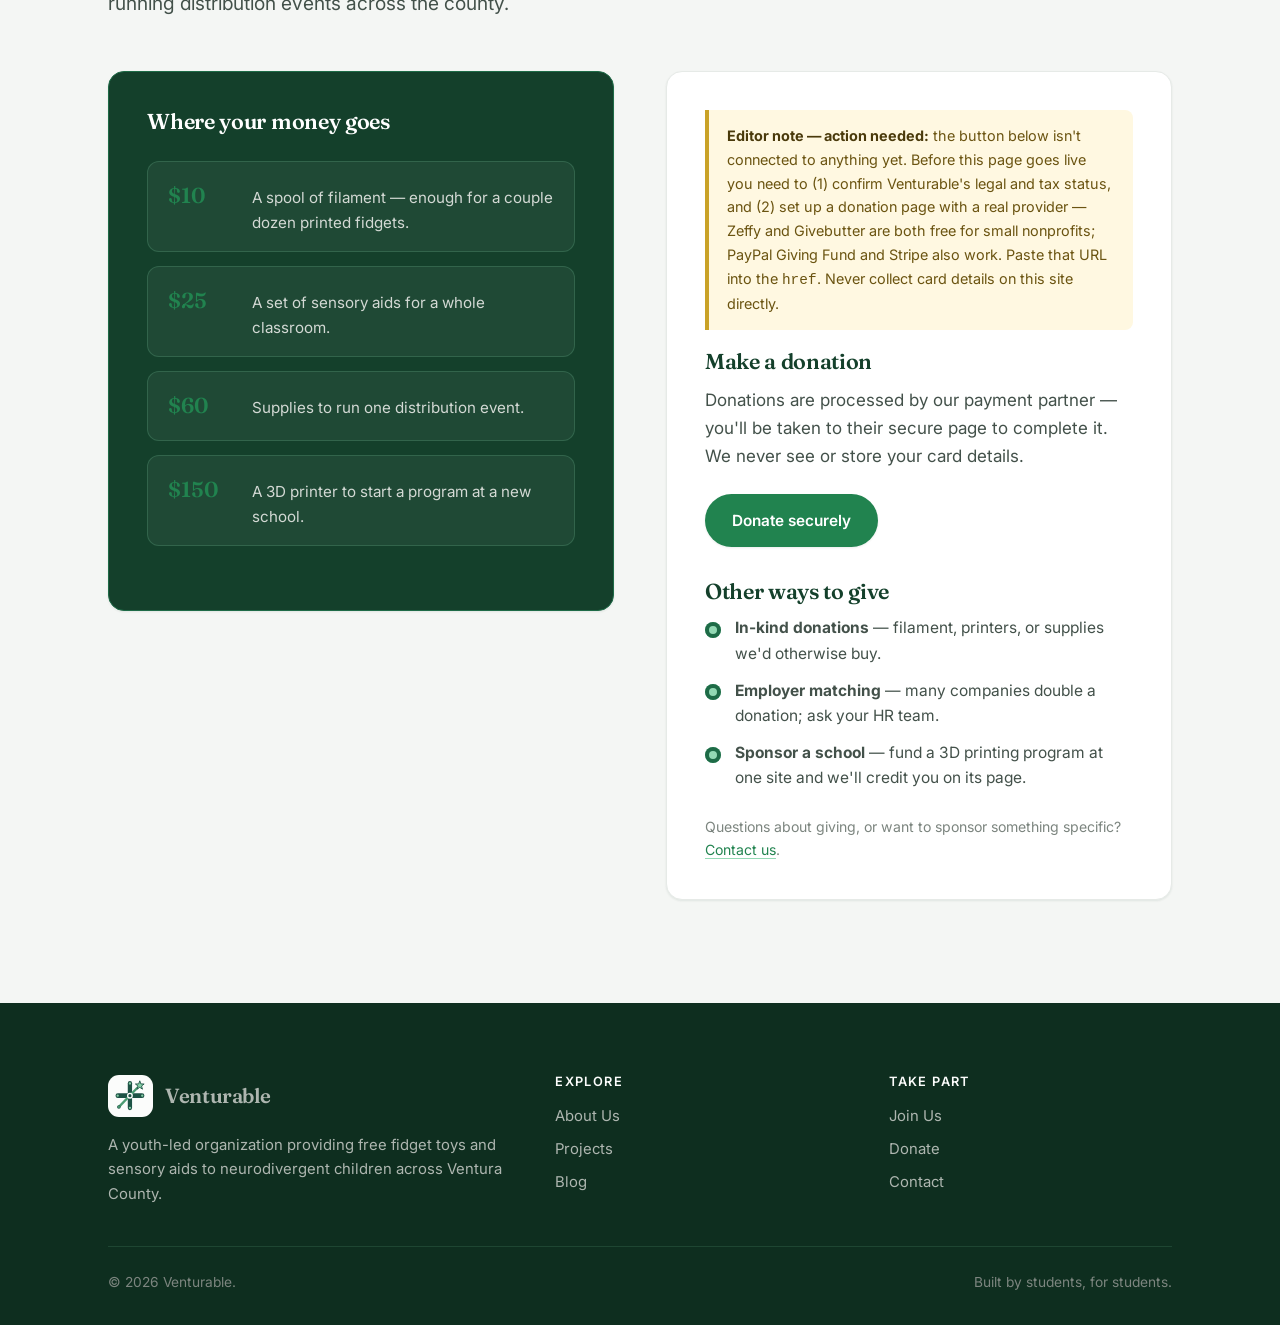
<file: get-involved.html>
<!DOCTYPE html>
<html lang="en">
<head>
<meta charset="utf-8">
<meta name="viewport" content="width=device-width, initial-scale=1">
<title>Get Involved — Venturable</title>
<meta name="description" content="Join Venturable as a student volunteer or partner organization, request sensory aids, or support our work with a donation.">
<link rel="icon" href="assets/logo.svg" type="image/svg+xml">
<link rel="preconnect" href="https://fonts.googleapis.com">
<link rel="preconnect" href="https://fonts.gstatic.com" crossorigin>
<link href="https://fonts.googleapis.com/css2?family=Fraunces:opsz,wght@9..144,400;9..144,600&family=Inter:wght@400;500;600&display=swap" rel="stylesheet">
<link rel="stylesheet" href="assets/styles.css?v=11">
</head>
<body>
<a class="skip-link" href="#main">Skip to content</a>

<header class="site-header">
  <nav class="topbar" aria-label="Main">
    <ul class="nav-links">
      <li><a href="index.html">Home</a></li>
      <li><a href="about.html">About Us</a></li>
      <li><a href="projects.html">Projects</a></li>
      <li><a href="get-involved.html">Get Involved</a></li>
      <li><a href="contact.html">Contact</a></li>
      <li><a href="blog.html">Blog</a></li>
      <li class="nav-cta"><a class="btn btn-accent" href="get-involved.html#donate">Donate</a></li>
    </ul>
  </nav>
  <div class="brandbar">
    <a class="brand" href="index.html">
      <img src="assets/logo.svg" alt="">
      <span>Venturable</span>
    </a>
  </div>
</header>

<main id="main">

  <section class="page-head tight">
    <div class="wrap">
      <span class="eyebrow">Get involved</span>
      <h1>Every contribution makes a difference to a child in need.</h1>
      <p class="lede">
        Whether you are a parent seeking support for your child, an educator or therapist who wants
        Venturable's services at your site, or a student who wants to make a difference in their
        community. Venturable makes it easy to get involved.
      </p>
      <div class="btn-row" style="margin-top:26px">
        <a class="btn btn-accent" href="#join">Join us</a>
        <a class="btn btn-ghost" href="#donate">Donate</a>
      </div>
    </div>
  </section>

  <!-- ===================== JOIN US ===================== -->
  <section id="join" class="band-light">
    <div class="wrap">
      <div class="section-head">
        <span class="eyebrow">Join us</span>
        <h2>Three ways people come to Venturable.</h2>
        <p class="lede">
          Tell us which one sounds like you and we'll take it from there. Nobody needs prior
          experience with sensory aids, with 3D printing, or with nonprofits.
        </p>
      </div>

      <div class="grid grid-3" style="margin-bottom:clamp(28px,4vw,48px)">
        <article class="card">
          <h3>Students</h3>
          <p>
            We're looking for motivated students to join our team to help with designing and printing sensory
            aids, running distributions, and bringing Venturable to your own school.
          </p>
        </article>
        <article class="card">
          <h3>Educators &amp; therapists</h3>
          <p>
            If you work with kids who would benefit from sensory aids, request Venturable's
            services for your classroom, practice, or center. We'll bring the tools to you.
          </p>
        </article>
        <article class="card">
          <h3>Parents &amp; families</h3>
          <p>
            Looking for support for your child? Reach out. There's no cost, no diagnosis
            requirement, and no application to fill out beyond telling us what would help.
          </p>
        </article>
      </div>

      <div class="split">
        <div class="panel">
          <h3>What we need right now</h3>
          <ul class="checklist">
            <li><strong>Motivated students</strong> to join the team.</li>
            <li><strong>Funding</strong> for future projects — printers, filament, and event costs.</li>
            <li><strong>Organizations to partner with</strong> — schools, therapy offices, pediatricians, and community centers across Ventura County.</li>
          </ul>
          <h3 style="margin-top:1.6em">What we ask of volunteers</h3>
          <p>
            A few hours a month and a willingness to finish what you start. That's the whole
            commitment. If it stops fitting your schedule, just tell us. It's completely fine.
          </p>
        </div>

        <div class="panel">
          <h3>Reach out</h3>
          <p class="form-note" style="margin-bottom:20px">
            Fill this out and we'll reply within about a week. It's a Google Form, so your
            responses go straight to us.
          </p>

          <!-- Google Form, embedded. To swap in a different form, replace the ID in both
               URLs below with the one from your form's "Send → link" address. -->
          <div class="embed-form">
            <iframe
              src="https://docs.google.com/forms/d/1xRj9h_CkbwmPmwTfOiMxylM0orXyiOutjeN_jO2ntYg/viewform?embedded=true"
              title="Venturable interest form"
              loading="lazy">Loading the form&hellip;</iframe>
          </div>

          <p class="form-note" style="margin-top:16px">
            Form not loading? <a href="https://docs.google.com/forms/d/1xRj9h_CkbwmPmwTfOiMxylM0orXyiOutjeN_jO2ntYg/viewform" target="_blank" rel="noopener">Open it in a new tab</a>
            — some browsers block embedded content.
          </p>
        </div>
      </div>
    </div>
  </section>

  <!-- ===================== DONATE ===================== -->
  <section id="donate">
    <div class="wrap">
      <div class="section-head">
        <span class="eyebrow">Donate</span>
        <h2>Funding turns directly into tools.</h2>
        <p class="lede">
          We're youth-led with no salaries and no office. Donations go into the things that
          actually produce sensory aids: printers, filament, and the cost of running distribution
          events across the county.
        </p>
      </div>

      <div class="split">
        <div class="panel panel--dark">
          <h3>Where your money goes</h3>
          <div class="tiers">
            <div class="tier" style="background:rgba(255,255,255,.05);border-color:rgba(127,209,163,.2)">
              <span class="amount">$10</span>
              <span class="desc">A spool of filament — enough for a couple dozen printed fidgets.</span>
            </div>
            <div class="tier" style="background:rgba(255,255,255,.05);border-color:rgba(127,209,163,.2)">
              <span class="amount">$25</span>
              <span class="desc">A set of sensory aids for a whole classroom.</span>
            </div>
            <div class="tier" style="background:rgba(255,255,255,.05);border-color:rgba(127,209,163,.2)">
              <span class="amount">$60</span>
              <span class="desc">Supplies to run one distribution event.</span>
            </div>
            <div class="tier" style="background:rgba(255,255,255,.05);border-color:rgba(127,209,163,.2)">
              <span class="amount">$150</span>
              <span class="desc">A 3D printer to start a program at a new school.</span>
            </div>
          </div>
        </div>

        <div class="panel">
          <div class="todo">
            <strong>Editor note — action needed:</strong> the button below isn't connected to
            anything yet. Before this page goes live you need to (1) confirm Venturable's legal and
            tax status, and (2) set up a donation page with a real provider — Zeffy and Givebutter
            are both free for small nonprofits; PayPal Giving Fund and Stripe also work. Paste that
            URL into the <code>href</code>. Never collect card details on this site directly.
          </div>

          <h3>Make a donation</h3>
          <p>
            Donations are processed by our payment partner — you'll be taken to their secure page
            to complete it. We never see or store your card details.
          </p>

          <div class="btn-row" style="margin:24px 0">
            <a class="btn btn-primary" href="#" aria-disabled="true">Donate securely</a>
          </div>

          <h3 style="margin-top:1.5em">Other ways to give</h3>
          <ul class="checklist">
            <li><strong>In-kind donations</strong> — filament, printers, or supplies we'd otherwise buy.</li>
            <li><strong>Employer matching</strong> — many companies double a donation; ask your HR team.</li>
            <li><strong>Sponsor a school</strong> — fund a 3D printing program at one site and we'll credit you on its page.</li>
          </ul>
          <p class="form-note">
            Questions about giving, or want to sponsor something specific?
            <a href="contact.html">Contact us</a>.
          </p>
        </div>
      </div>
    </div>
  </section>

</main>

<footer class="site-footer">
  <div class="wrap">
    <div class="footer-grid">
      <div>
        <a class="brand" href="index.html"><img src="assets/logo.svg" alt=""><span>Venturable</span></a>
        <p>A youth-led organization providing free fidget toys and sensory aids to neurodivergent children across Ventura County.</p>
      </div>
      <div>
        <h4>Explore</h4>
        <ul>
          <li><a href="about.html">About Us</a></li>
          <li><a href="projects.html">Projects</a></li>
          <li><a href="blog.html">Blog</a></li>
        </ul>
      </div>
      <div>
        <h4>Take part</h4>
        <ul>
          <li><a href="get-involved.html#join">Join Us</a></li>
          <li><a href="get-involved.html#donate">Donate</a></li>
          <li><a href="contact.html">Contact</a></li>
        </ul>
      </div>
    </div>
    <div class="footer-bottom">
      <span>&copy; <span data-year></span> Venturable.</span>
      <span>Built by students, for students.</span>
    </div>
  </div>
</footer>

<script src="assets/main.js"></script>
</body>
</html>
</file>
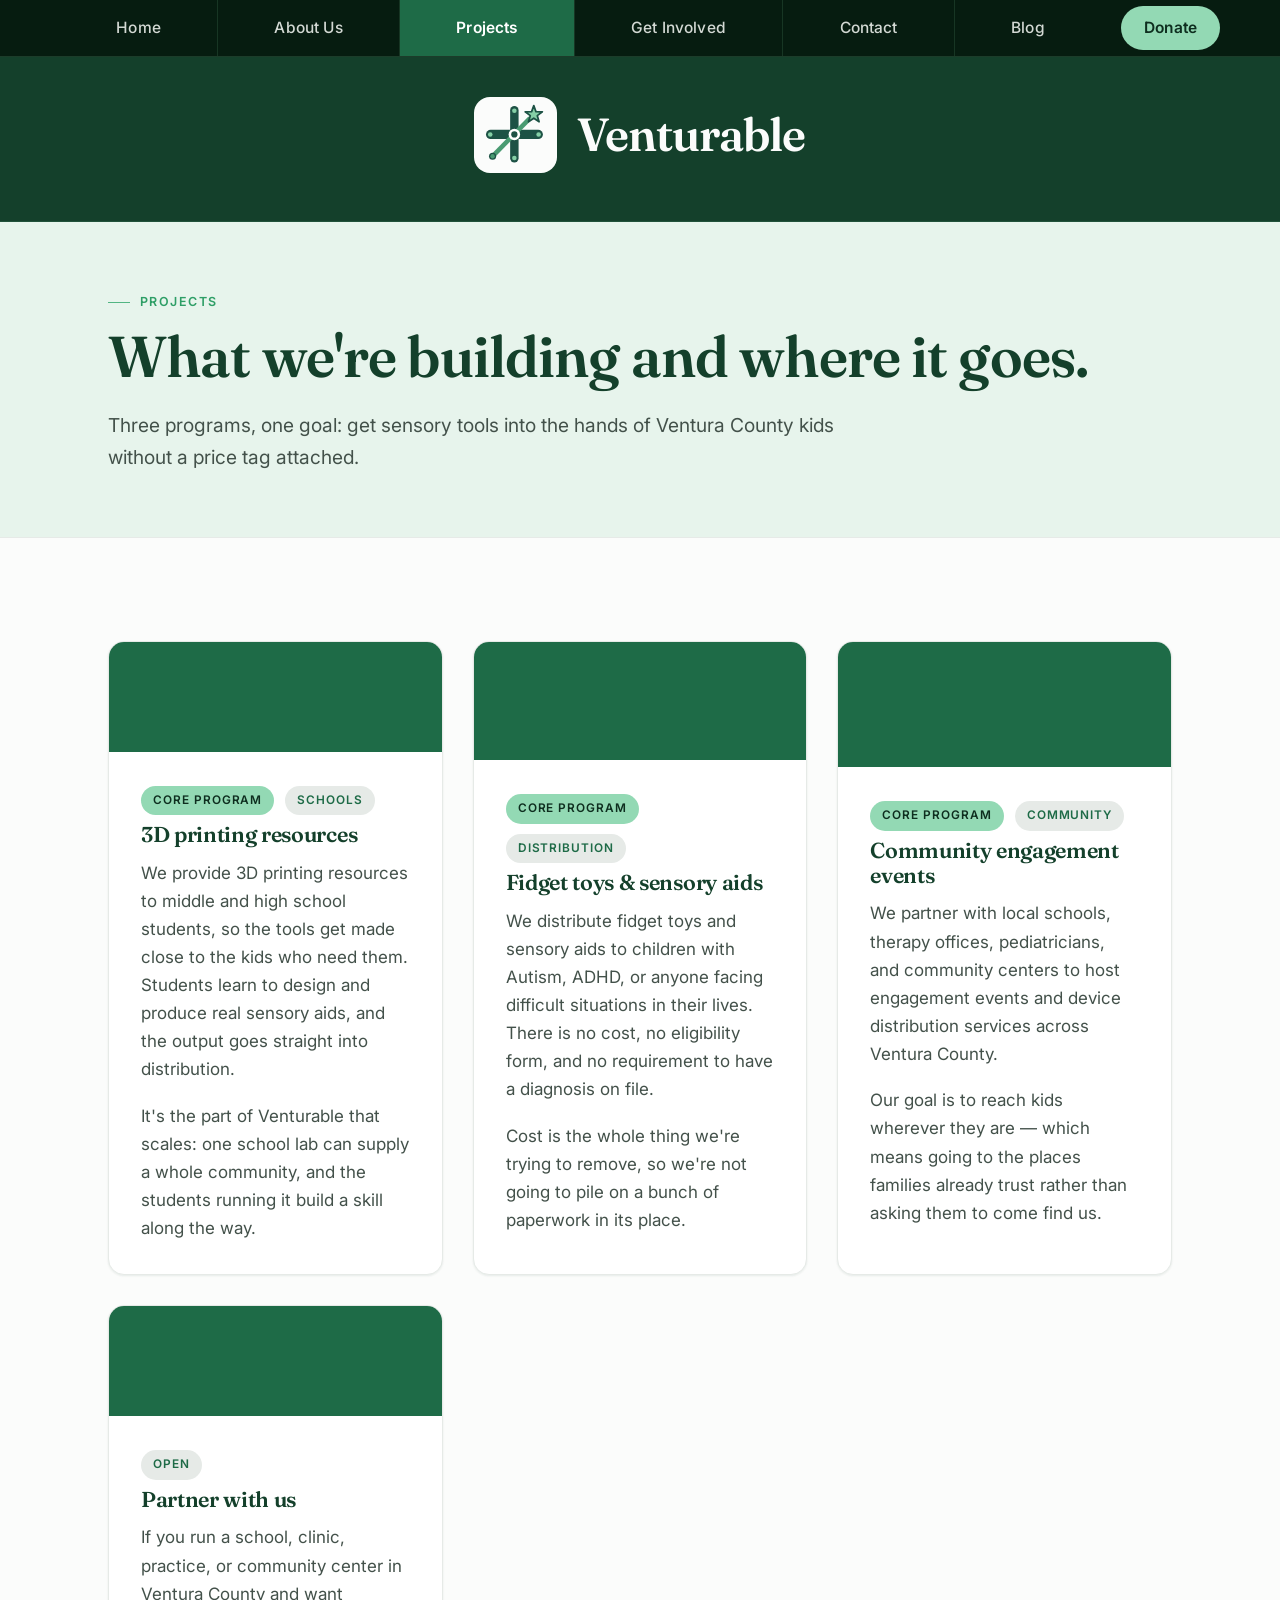
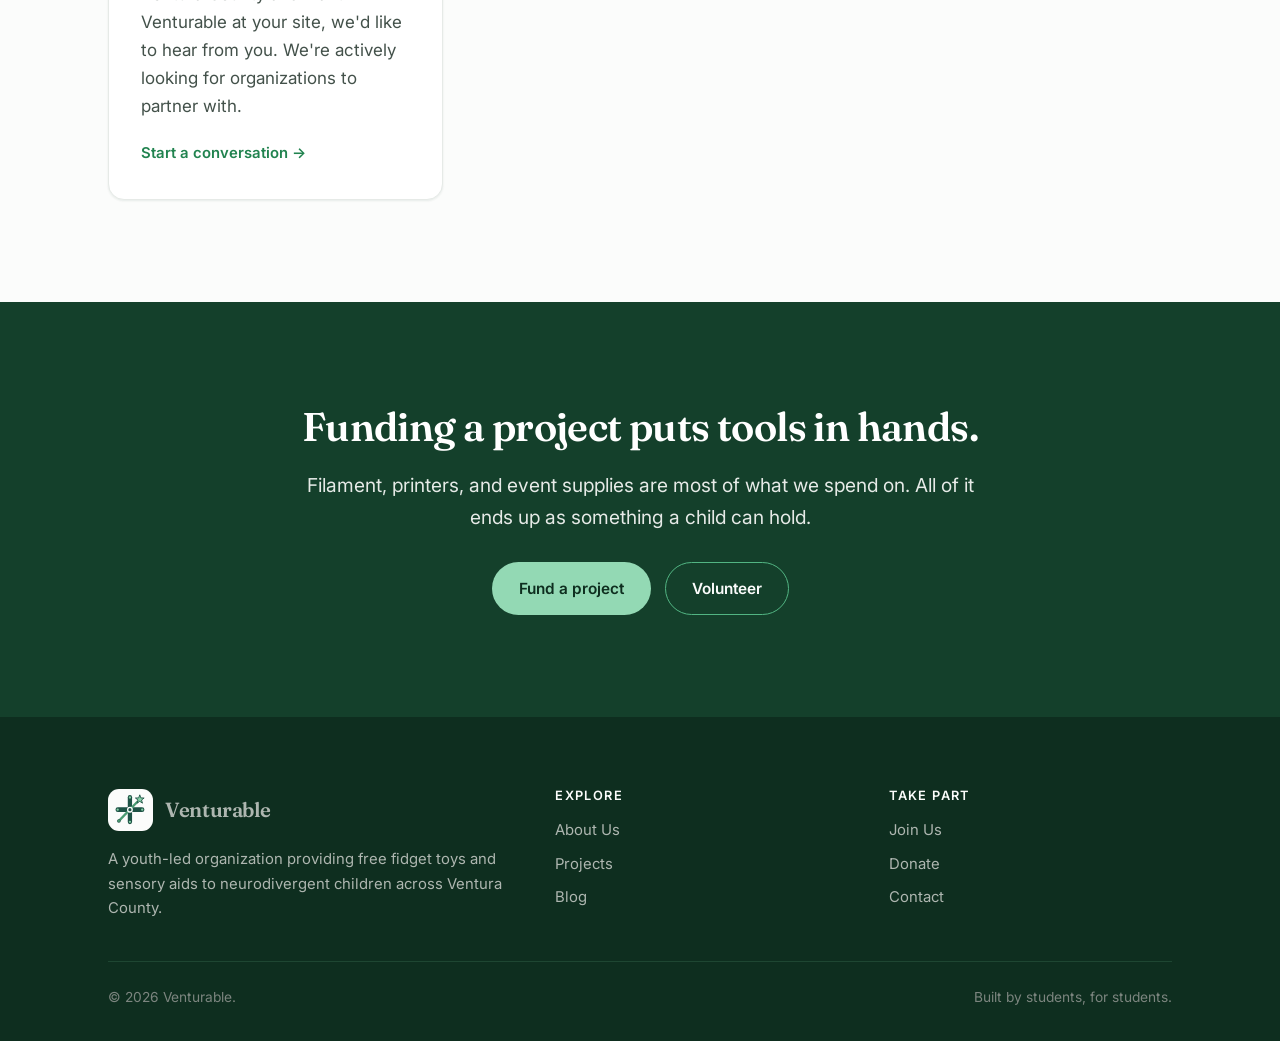
<file: projects.html>
<!DOCTYPE html>
<html lang="en">
<head>
<meta charset="utf-8">
<meta name="viewport" content="width=device-width, initial-scale=1">
<title>Projects — Venturable</title>
<meta name="description" content="Venturable's programs: 3D printing resources, sensory aid distribution, and community engagement across Ventura County.">
<link rel="icon" href="assets/logo.svg" type="image/svg+xml">
<link rel="preconnect" href="https://fonts.googleapis.com">
<link rel="preconnect" href="https://fonts.gstatic.com" crossorigin>
<link href="https://fonts.googleapis.com/css2?family=Fraunces:opsz,wght@9..144,400;9..144,600&family=Inter:wght@400;500;600&display=swap" rel="stylesheet">
<link rel="stylesheet" href="assets/styles.css?v=11">
</head>
<body>
<a class="skip-link" href="#main">Skip to content</a>

<header class="site-header">
  <nav class="topbar" aria-label="Main">
    <ul class="nav-links">
      <li><a href="index.html">Home</a></li>
      <li><a href="about.html">About Us</a></li>
      <li><a href="projects.html">Projects</a></li>
      <li><a href="get-involved.html">Get Involved</a></li>
      <li><a href="contact.html">Contact</a></li>
      <li><a href="blog.html">Blog</a></li>
      <li class="nav-cta"><a class="btn btn-accent" href="get-involved.html#donate">Donate</a></li>
    </ul>
  </nav>
  <div class="brandbar">
    <a class="brand" href="index.html">
      <img src="assets/logo.svg" alt="">
      <span>Venturable</span>
    </a>
  </div>
</header>

<main id="main">

  <section class="page-head tight">
    <div class="wrap">
      <span class="eyebrow">Projects</span>
      <h1>What we're building and where it goes.</h1>
      <p class="lede">
        Three programs, one goal: get sensory tools into the hands of Ventura County kids without
        a price tag attached.
      </p>
    </div>
  </section>

  <section class="band-light">
    <div class="wrap">

      <div class="grid grid-2">

        <article class="project">
          <div class="project-banner"></div>
          <div class="project-body">
            <span class="tag tag-live">Core program</span>
            <span class="tag">Schools</span>
            <h3>3D printing resources</h3>
            <p>
              We provide 3D printing resources to middle and high school students, so the tools get
              made close to the kids who need them. Students learn to design and produce real
              sensory aids, and the output goes straight into distribution.
            </p>
            <p>
              It's the part of Venturable that scales: one school lab can supply a whole community,
              and the students running it build a skill along the way.
            </p>
          </div>
        </article>

        <article class="project">
          <div class="project-banner"></div>
          <div class="project-body">
            <span class="tag tag-live">Core program</span>
            <span class="tag">Distribution</span>
            <h3>Fidget toys &amp; sensory aids</h3>
            <p>
              We distribute fidget toys and sensory aids to children with Autism, ADHD, or anyone
              facing difficult situations in their lives. There is no cost, no eligibility form,
              and no requirement to have a diagnosis on file.
            </p>
            <p>
              Cost is the whole thing we're trying to remove, so we're not going to pile on a
              bunch of paperwork in its place.
            </p>
          </div>
        </article>

        <article class="project">
          <div class="project-banner"></div>
          <div class="project-body">
            <span class="tag tag-live">Core program</span>
            <span class="tag">Community</span>
            <h3>Community engagement events</h3>
            <p>
              We partner with local schools, therapy offices, pediatricians, and community centers
              to host engagement events and device distribution services across Ventura County.
            </p>
            <p>
              Our goal is to reach kids wherever they are — which means going to the places
              families already trust rather than asking them to come find us.
            </p>
          </div>
        </article>

        <article class="project">
          <div class="project-banner"></div>
          <div class="project-body">
            <span class="tag">Open</span>
            <h3>Partner with us</h3>
            <p>
              If you run a school, clinic, practice, or community center in Ventura County and want
              Venturable at your site, we'd like to hear from you. We're actively looking for
              organizations to partner with.
            </p>
            <p><a class="read-more" href="contact.html">Start a conversation</a></p>
          </div>
        </article>

      </div>
    </div>
  </section>

  <section class="cta-band">
    <div class="wrap wrap--narrow">
      <h2>Funding a project puts tools in hands.</h2>
      <p class="lede">Filament, printers, and event supplies are most of what we spend on. All of it ends up as something a child can hold.</p>
      <div class="btn-row">
        <a class="btn btn-accent" href="get-involved.html#donate">Fund a project</a>
        <a class="btn btn-ghost" href="get-involved.html#join">Volunteer</a>
      </div>
    </div>
  </section>

</main>

<footer class="site-footer">
  <div class="wrap">
    <div class="footer-grid">
      <div>
        <a class="brand" href="index.html"><img src="assets/logo.svg" alt=""><span>Venturable</span></a>
        <p>A youth-led organization providing free fidget toys and sensory aids to neurodivergent children across Ventura County.</p>
      </div>
      <div>
        <h4>Explore</h4>
        <ul>
          <li><a href="about.html">About Us</a></li>
          <li><a href="projects.html">Projects</a></li>
          <li><a href="blog.html">Blog</a></li>
        </ul>
      </div>
      <div>
        <h4>Take part</h4>
        <ul>
          <li><a href="get-involved.html#join">Join Us</a></li>
          <li><a href="get-involved.html#donate">Donate</a></li>
          <li><a href="contact.html">Contact</a></li>
        </ul>
      </div>
    </div>
    <div class="footer-bottom">
      <span>&copy; <span data-year></span> Venturable.</span>
      <span>Built by students, for students.</span>
    </div>
  </div>
</footer>

<script src="assets/main.js"></script>
</body>
</html>
</file>
<file: assets/styles.css>
/* ==========================================================================
   Venturable — global stylesheet
   Palette: clean green + light gray. One sans-serif, flat colors, light bands.
   ========================================================================== */

:root {
  /* Greens — brighter and friendlier than a deep forest */
  --green-950: #0E2E1F;
  --green-900: #14402B;
  --green-800: #185339;
  --green-700: #1E6B47;
  --green-600: #21834F;
  --green-500: #2E9E66;
  --green-400: #52B583;
  --green-300: #93D9B4;
  --green-100: #E7F4EC;

  /* Grays */
  --gray-050: #FBFCFB;
  --gray-100: #F4F6F4;
  --gray-200: #E6EAE7;
  --gray-300: #D3D9D4;
  --gray-400: #AEB6B0;
  --gray-500: #7C857F;
  --gray-600: #58615B;

  --ink: #16241C;
  --ink-soft: #43514A;

  --radius-sm: 8px;
  --radius: 12px;
  --radius-lg: 16px;

  /* Softer shadows — the flatter look leans on borders, not depth */
  --shadow-sm: 0 1px 2px rgba(20, 64, 43, .05), 0 1px 3px rgba(20, 64, 43, .04);
  --shadow: 0 2px 8px rgba(20, 64, 43, .07), 0 6px 18px rgba(20, 64, 43, .06);
  --shadow-lg: 0 6px 20px rgba(20, 64, 43, .09), 0 16px 40px rgba(20, 64, 43, .08);

  --max: 1160px;
  --gutter: clamp(20px, 5vw, 48px);

  /* Fraunces for headings/wordmark, Inter for body text */
  --font-display: "Fraunces", "Iowan Old Style", "Palatino Linotype", Georgia, serif;
  --font-body: "Inter", -apple-system, BlinkMacSystemFont, "Segoe UI", Helvetica, Arial, sans-serif;
}

/* ---------- Reset / base ---------- */

*, *::before, *::after { box-sizing: border-box; }

html { -webkit-text-size-adjust: 100%; scroll-behavior: smooth; }

body {
  margin: 0;
  font-family: var(--font-body);
  font-size: 17px;
  line-height: 1.65;
  color: var(--ink-soft);
  background: var(--gray-100);
  -webkit-font-smoothing: antialiased;
}

h1, h2, h3, h4 {
  font-family: var(--font-display);
  color: var(--green-900);
  line-height: 1.15;
  letter-spacing: -0.015em;
  margin: 0 0 .5em;
  font-weight: 600;
}

h1 { font-size: clamp(2.3rem, 5.2vw, 3.6rem); }
h2 { font-size: clamp(1.8rem, 3.6vw, 2.5rem); }
h3 { font-size: clamp(1.15rem, 2vw, 1.35rem); }

p { margin: 0 0 1.1em; }
p:last-child { margin-bottom: 0; }

a { color: var(--green-600); text-decoration-color: var(--green-300); text-underline-offset: 3px; }
a:hover { color: var(--green-500); }

img, svg { max-width: 100%; display: block; }

ul, ol { margin: 0 0 1.1em; padding-left: 1.2em; }
li { margin-bottom: .4em; }

:focus-visible {
  outline: 3px solid var(--green-400);
  outline-offset: 3px;
  border-radius: 4px;
}

.skip-link {
  position: absolute; left: -9999px; top: 0; z-index: 999;
  background: var(--green-800); color: #fff;
  padding: 12px 20px; border-radius: 0 0 var(--radius-sm) 0;
}
.skip-link:focus { left: 0; }

/* ---------- Layout helpers ---------- */

.wrap { width: 100%; max-width: var(--max); margin-inline: auto; padding-inline: var(--gutter); }
.wrap--narrow { max-width: 780px; }

section { padding-block: clamp(56px, 8vw, 104px); }
section.tight { padding-block: clamp(40px, 5vw, 64px); }

.section-head { max-width: 660px; margin-bottom: clamp(32px, 4vw, 52px); }
.section-head.center { margin-inline: auto; text-align: center; }

.eyebrow {
  display: inline-block;
  font-size: .78rem;
  font-weight: 600;
  letter-spacing: .12em;
  text-transform: uppercase;
  color: var(--green-500);
  margin-bottom: .9em;
}
.eyebrow::before {
  content: "";
  display: inline-block;
  width: 22px; height: 1px;
  background: var(--green-400);
  vertical-align: middle;
  margin-right: 10px;
}

.lede { font-size: clamp(1.05rem, 1.7vw, 1.2rem); color: var(--ink-soft); }

.grid { display: grid; gap: clamp(18px, 2.4vw, 30px); }
.grid-2 { grid-template-columns: repeat(auto-fit, minmax(300px, 1fr)); }
.grid-3 { grid-template-columns: repeat(auto-fit, minmax(270px, 1fr)); }

/* Dark band */
.band-dark {
  background: var(--green-900);
  color: var(--gray-300);
}
.band-dark h1, .band-dark h2, .band-dark h3 { color: var(--gray-050); }
.band-dark .eyebrow,
.cta-band .eyebrow { color: var(--green-300); }

.band-dark .eyebrow::before,
.cta-band .eyebrow::before { background: var(--green-400); }

.band-dark a { color: var(--green-300); }

/* The lede sets its own dark color for light backgrounds; on dark bands that would be
   dark-on-dark, so brighten it back up. */
.band-dark .lede,
.cta-band .lede { color: var(--gray-200); }

.band-light { background: var(--gray-050); }

/* ---------- Buttons ---------- */

.btn {
  display: inline-flex; align-items: center; gap: .55em;
  font-family: var(--font-body);
  font-size: .96rem; font-weight: 600;
  padding: 13px 26px;
  border-radius: 999px;
  border: 1.5px solid transparent;
  text-decoration: none;
  cursor: pointer;
  transition: transform .18s ease, background-color .18s ease, border-color .18s ease, color .18s ease, box-shadow .18s ease;
  white-space: nowrap;
}
.btn:hover { transform: translateY(-2px); }
.btn:active { transform: translateY(0); }

.btn-primary { background: var(--green-600); color: #fff; box-shadow: var(--shadow-sm); }
.btn-primary:hover { background: var(--green-500); color: #fff; box-shadow: var(--shadow); }

.btn-accent { background: var(--green-300); color: var(--green-950); }
.btn-accent:hover { background: #9ADFB8; color: var(--green-950); }

.btn-ghost { border-color: var(--green-600); color: var(--green-700); background: transparent; }
.btn-ghost:hover { background: var(--green-600); color: #fff; }

/* Ghost buttons that sit on a dark surface need light borders/text */
.band-dark .btn-ghost,
.cta-band .btn-ghost,
.panel--dark .btn-ghost { border-color: var(--green-400); color: var(--gray-050); }

.band-dark .btn-ghost:hover,
.cta-band .btn-ghost:hover,
.panel--dark .btn-ghost:hover { background: var(--green-300); color: var(--green-950); border-color: var(--green-300); }

.btn-row { display: flex; flex-wrap: wrap; gap: 14px; }

/* ---------- Header: persistent top bar + centred brand below ---------- */

.site-header { background: var(--green-900); }

/* Row 1 — the menu. Always visible, never collapses behind a toggle.
   Sticky on its own so the nav stays reachable while the brand scrolls away. */
.topbar {
  position: sticky; top: 0; z-index: 100;
  background: rgba(7, 27, 16, .97);
  backdrop-filter: saturate(160%) blur(10px);
  border-bottom: 1px solid rgba(127, 209, 163, .18);
}

.nav-links {
  display: flex; flex-wrap: wrap;
  align-items: stretch; justify-content: center;
  list-style: none; margin: 0 auto; padding: 0;
  max-width: var(--max);
}
/* Menu items share the bar evenly; the Donate pill keeps its own width. */
.nav-links li { margin: 0; display: flex; flex: 1 1 auto; }
.nav-links li + li { border-left: 1px solid rgba(127, 209, 163, .14); }

.nav-links a {
  display: flex; align-items: center; justify-content: center;
  flex: 1;
  padding: 15px clamp(14px, 2.6vw, 34px);
  color: var(--gray-300);
  text-decoration: none;
  font-size: .97rem; font-weight: 500;
  letter-spacing: .01em;
  transition: background-color .16s ease, color .16s ease;
}
.nav-links a:hover { background: rgba(127, 209, 163, .13); color: #fff; }
.nav-links a[aria-current="page"] { background: var(--green-700); color: #fff; font-weight: 600; }

/* The CTA is a button, not a nav link — it must beat `.nav-links a` on specificity. */
.nav-cta { border-left: 0 !important; flex: 0 0 auto !important; align-items: center; padding-left: clamp(8px, 1.6vw, 20px); }
.nav-links .nav-cta a.btn-accent {
  background: var(--green-300); color: var(--green-950);
  padding: 8px 22px; border-radius: 999px; font-weight: 600;
}
.nav-links .nav-cta a.btn-accent:hover { background: #9ADFB8; color: var(--green-950); }

/* Row 2 — the brand */
.brandbar {
  text-align: center;
  padding-block: clamp(22px, 3.6vw, 40px);
  border-bottom: 1px solid rgba(127, 209, 163, .12);
}

.brand {
  display: inline-flex; align-items: center; gap: clamp(12px, 1.8vw, 20px);
  text-decoration: none; color: var(--gray-050);
  font-family: var(--font-display);
  font-weight: 600; letter-spacing: -.02em;
  font-size: clamp(1.9rem, 4.4vw, 2.9rem);
}
.brand:hover { color: #fff; }

/* The logo's bars are dark green, so it needs the light ground it was drawn on —
   without this it disappears into the dark header and footer. */
.brand img, .brand svg {
  height: clamp(54px, 7vw, 76px); width: auto;
  background: var(--gray-050);
  border-radius: 16px;
  padding: 7px;
}

/* Footer brand stays small */
.site-footer .brand { font-size: 1.28rem; gap: 12px; }
.site-footer .brand img { height: 42px; border-radius: 11px; padding: 5px; }

@media (max-width: 640px) {
  .nav-links a { padding: 12px 14px; font-size: .9rem; }
  /* Wrapped rows can put a divider flush against the screen edge — hide it there. */
  .nav-links li { border-left: 0 !important; border-right: 1px solid rgba(127, 209, 163, .14); }
  .nav-links li:last-of-type { border-right: 0; }
  .nav-cta {
    flex: 1 1 100% !important;
    justify-content: center;
    padding: 12px var(--gutter) 14px;
    border-right: 0 !important;
  }
  .nav-links .nav-cta a.btn-accent { flex: 0 1 auto; padding: 11px 34px; }
}

/* ---------- Hero ---------- */

.hero {
  background: var(--green-100);
  border-bottom: 1px solid var(--gray-200);
  padding-block: clamp(60px, 9vw, 100px);
}
.hero h1 { color: var(--green-900); max-width: 18ch; }
.hero .lede { max-width: 56ch; font-size: clamp(1.05rem, 1.8vw, 1.22rem); }
.hero .btn-row { margin-top: 30px; }

/* Page header (interior pages) — same flat light band as the hero */
.page-head {
  background: var(--green-100);
  border-bottom: 1px solid var(--gray-200);
  padding-block: clamp(44px, 6vw, 72px);
}
.page-head h1 { color: var(--green-900); margin-bottom: .35em; }
.page-head .lede { max-width: 62ch; }

/* ---------- Cards ---------- */

.card {
  background: #fff;
  border: 1px solid var(--gray-200);
  border-radius: var(--radius);
  padding: clamp(22px, 2.6vw, 32px);
  box-shadow: var(--shadow-sm);
  transition: transform .2s ease, box-shadow .2s ease, border-color .2s ease;
}
.card:hover { transform: translateY(-3px); box-shadow: var(--shadow); border-color: var(--gray-300); }
.card h3 { margin-bottom: .45em; }
.card p { color: var(--ink-soft); font-size: .97rem; }

.card-icon {
  width: 46px; height: 46px;
  display: grid; place-items: center;
  border-radius: 12px;
  background: var(--green-800);
  color: var(--green-300);
  margin-bottom: 18px;
}
.card-icon svg { width: 22px; height: 22px; }

.band-dark .card {
  background: rgba(255, 255, 255, .045);
  border-color: rgba(127, 209, 163, .18);
  box-shadow: none;
}
.band-dark .card:hover { border-color: rgba(127, 209, 163, .38); background: rgba(255,255,255,.07); }
.band-dark .card p { color: var(--gray-300); }
.band-dark .card-icon { background: rgba(127, 209, 163, .14); }

/* ---------- Stats ---------- */

.stats {
  display: grid;
  grid-template-columns: repeat(auto-fit, minmax(160px, 1fr));
  gap: clamp(18px, 3vw, 40px);
}
.stat { text-align: center; }
.stat .num {
  font-family: var(--font-display);
  font-size: clamp(2.2rem, 4.4vw, 3.1rem);
  font-weight: 600;
  color: var(--green-300);
  line-height: 1;
  display: block;
}
.stat .label {
  display: block;
  margin-top: 10px;
  font-size: .84rem; letter-spacing: .09em; text-transform: uppercase;
  color: var(--gray-400);
}

/* ---------- Team ---------- */

.team-grid { display: grid; grid-template-columns: repeat(auto-fit, minmax(280px, 1fr)); gap: clamp(20px, 3vw, 34px); }

.member {
  background: #fff;
  border: 1px solid var(--gray-200);
  border-radius: var(--radius-lg);
  overflow: hidden;
  box-shadow: var(--shadow-sm);
  transition: transform .2s ease, box-shadow .2s ease;
}
.member:hover { transform: translateY(-4px); box-shadow: var(--shadow); }

.member-photo {
  aspect-ratio: 4 / 3;
  background: var(--green-700);
  display: grid; place-items: center;
  color: var(--green-300);
  font-family: var(--font-display);
  font-size: 3rem;
  letter-spacing: .04em;
}
.member-photo img { width: 100%; height: 100%; object-fit: cover; }

.member-body { padding: 24px clamp(20px, 2.4vw, 28px) 28px; }
/* The team section is a dark band, but these cards are white — keep the name AND the
   bio dark so `.band-dark`'s light text color doesn't wash them out on white. */
.member-body h3 { margin-bottom: .18em; color: var(--green-900); }
.member-body p { font-size: .96rem; color: var(--ink-soft); }
.member-role {
  font-size: .86rem; font-weight: 600; letter-spacing: .07em; text-transform: uppercase;
  color: var(--green-500);
  margin-bottom: 1em;
}
.member-body p { font-size: .96rem; }

/* ---------- Project cards ---------- */

.project {
  display: grid;
  grid-template-columns: 1fr;
  background: #fff;
  border: 1px solid var(--gray-200);
  border-radius: var(--radius-lg);
  overflow: hidden;
  box-shadow: var(--shadow-sm);
}
.project-banner {
  min-height: 110px;
  background: var(--green-700);
}
.project-body { padding: clamp(22px, 2.6vw, 32px); }

.tag {
  display: inline-block;
  font-size: .74rem; font-weight: 600; letter-spacing: .08em; text-transform: uppercase;
  padding: 5px 12px;
  border-radius: 999px;
  background: var(--gray-200);
  color: var(--green-700);
  margin: 0 6px 8px 0;
}
.tag-live { background: var(--green-300); color: var(--green-950); }

/* ---------- Blog ---------- */

.post {
  background: #fff;
  border: 1px solid var(--gray-200);
  border-radius: var(--radius);
  padding: clamp(22px, 2.6vw, 30px);
  box-shadow: var(--shadow-sm);
  transition: transform .2s ease, box-shadow .2s ease;
}
.post:hover { transform: translateY(-3px); box-shadow: var(--shadow); }
.post-meta { font-size: .82rem; letter-spacing: .06em; text-transform: uppercase; color: var(--gray-500); margin-bottom: .8em; }
.post h3 { margin-bottom: .4em; }
.post h3 a { color: var(--green-900); text-decoration: none; }
.post h3 a:hover { color: var(--green-600); }
.read-more { font-weight: 600; font-size: .93rem; text-decoration: none; }
.read-more::after { content: " →"; }

/* ---------- Forms ---------- */

.form { display: grid; gap: 18px; }
.field { display: grid; gap: 7px; }
.field label { font-size: .9rem; font-weight: 600; color: var(--green-900); }
.field .hint { font-size: .82rem; color: var(--gray-500); font-weight: 400; }

.field input, .field select, .field textarea {
  font-family: inherit; font-size: 1rem; color: var(--ink);
  padding: 12px 15px;
  border: 1.5px solid var(--gray-300);
  border-radius: var(--radius-sm);
  background: #fff;
  width: 100%;
  transition: border-color .16s ease, box-shadow .16s ease;
}
.field input:focus, .field select:focus, .field textarea:focus {
  outline: none;
  border-color: var(--green-500);
  box-shadow: 0 0 0 3px rgba(74, 158, 114, .18);
}
.field textarea { min-height: 150px; resize: vertical; }

.form-note { font-size: .88rem; color: var(--gray-500); }

.form-status {
  padding: 14px 18px;
  border-radius: var(--radius-sm);
  background: var(--green-300);
  color: var(--green-950);
  font-weight: 600;
  font-size: .94rem;
}
.form-status[hidden] { display: none; }

/* ---------- Embedded Google Form ----------
   A cross-origin iframe can't report its own height, so this is fixed. Err on the tall
   side: too short gives the form its own inner scrollbar, too tall just adds white space
   that blends into the white panel behind it. */
.embed-form {
  border: 1px solid var(--gray-200);
  border-radius: var(--radius);
  overflow: hidden;
  background: #fff;
}
.embed-form iframe {
  display: block;
  width: 100%;
  height: 1180px;
  border: 0;
}
@media (max-width: 640px) {
  /* Narrower column means questions wrap, so the form gets taller. */
  .embed-form iframe { height: 1420px; }
}

/* ---------- Split panel (Get Involved) ---------- */

.split {
  display: grid;
  grid-template-columns: repeat(auto-fit, minmax(300px, 1fr));
  gap: clamp(24px, 4vw, 56px);
  align-items: start;
}

.panel {
  background: #fff;
  border: 1px solid var(--gray-200);
  border-radius: var(--radius-lg);
  padding: clamp(26px, 3vw, 40px);
  box-shadow: var(--shadow-sm);
}
.panel--dark {
  background: var(--green-900);
  border-color: var(--green-700);
  color: var(--gray-300);
}
.panel--dark h2, .panel--dark h3 { color: #fff; }
.panel--dark .eyebrow { color: var(--green-300); }
.panel--dark .eyebrow::before { background: var(--green-400); }

/* Tier list */
.tiers { display: grid; gap: 14px; margin: 26px 0; }
.tier {
  display: flex; align-items: baseline; gap: 16px;
  padding: 16px 20px;
  border: 1px solid var(--gray-200);
  border-radius: var(--radius);
  background: var(--gray-050);
}
.tier .amount {
  font-family: var(--font-display); font-size: 1.35rem; font-weight: 600;
  color: var(--green-600); flex-shrink: 0; min-width: 68px;
}
.tier .desc { font-size: .95rem; }

/* Checklist */
.checklist { list-style: none; padding: 0; margin: 0 0 1.4em; }
.checklist li {
  position: relative;
  padding-left: 30px;
  margin-bottom: .7em;
  font-size: .97rem;
}
.checklist li::before {
  content: "";
  position: absolute; left: 0; top: .45em;
  width: 16px; height: 16px;
  border-radius: 50%;
  background: var(--green-300);
  box-shadow: inset 0 0 0 4px var(--green-700);
}

/* ---------- Contact details ---------- */

.contact-list { list-style: none; padding: 0; margin: 0; display: grid; gap: 22px; }
.contact-list li { margin: 0; }
.contact-list .k {
  display: block;
  font-size: .78rem; letter-spacing: .1em; text-transform: uppercase;
  color: var(--green-300);
  margin-bottom: 5px;
}
/* Long addresses must not push the panel wider than the screen. */
.contact-list .v { font-size: 1.04rem; color: var(--gray-050); overflow-wrap: anywhere; }
.contact-list .v a { color: var(--gray-050); }

/* ---------- CTA band ---------- */

.cta-band {
  background: var(--green-900);
  color: var(--gray-300);
  text-align: center;
}
.cta-band h2 { color: #fff; }
.cta-band .btn-row { justify-content: center; margin-top: 28px; }

/* ---------- Footer ---------- */

.site-footer {
  background: var(--green-950);
  color: var(--gray-400);
  padding-block: clamp(48px, 6vw, 72px) 32px;
  font-size: .93rem;
}
.footer-grid {
  display: grid;
  grid-template-columns: 1.4fr 1fr 1fr;
  gap: clamp(28px, 4vw, 56px);
  margin-bottom: 40px;
}
@media (max-width: 720px) { .footer-grid { grid-template-columns: 1fr; } }

.site-footer h4 {
  color: var(--gray-050);
  font-family: var(--font-body);
  font-size: .8rem; letter-spacing: .11em; text-transform: uppercase;
  margin-bottom: 1.1em;
}
.site-footer ul { list-style: none; padding: 0; margin: 0; }
.site-footer li { margin-bottom: .6em; }
.site-footer a { color: var(--gray-400); text-decoration: none; }
.site-footer a:hover { color: var(--green-300); }
.site-footer .brand { margin-bottom: 16px; }

.footer-bottom {
  border-top: 1px solid rgba(127, 209, 163, .14);
  padding-top: 24px;
  display: flex; flex-wrap: wrap; gap: 12px; justify-content: space-between;
  font-size: .86rem; color: var(--gray-500);
}

/* ---------- Editor notes (remove once real content is in) ---------- */

.todo {
  border-left: 4px solid #C9A227;
  background: #FFF8E1;
  color: #6B5411;
  padding: 14px 18px;
  border-radius: 0 var(--radius-sm) var(--radius-sm) 0;
  font-size: .9rem;
  margin: 0 0 1.4em;
}
.todo strong { color: #4A3A0B; }

@media (prefers-reduced-motion: reduce) {
  *, *::before, *::after { animation-duration: .01ms !important; transition-duration: .01ms !important; scroll-behavior: auto !important; }
}
</file>
